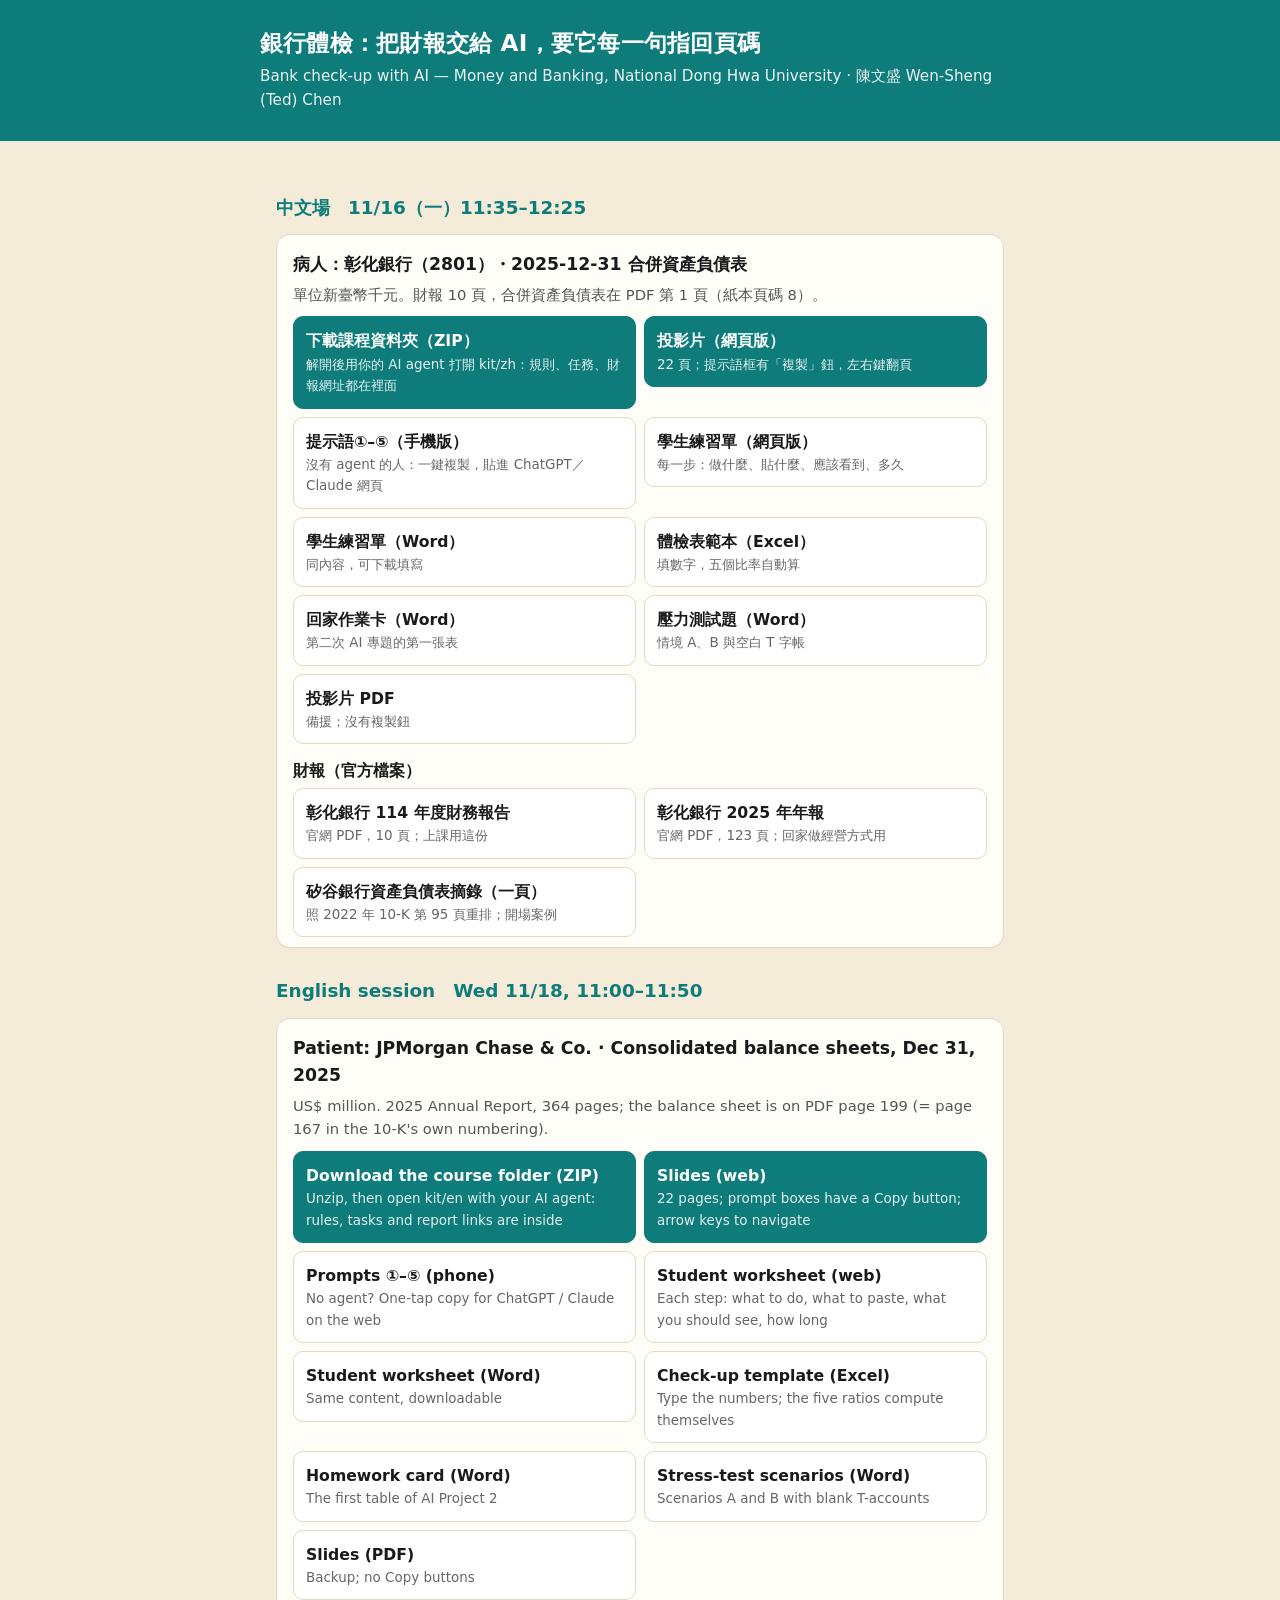
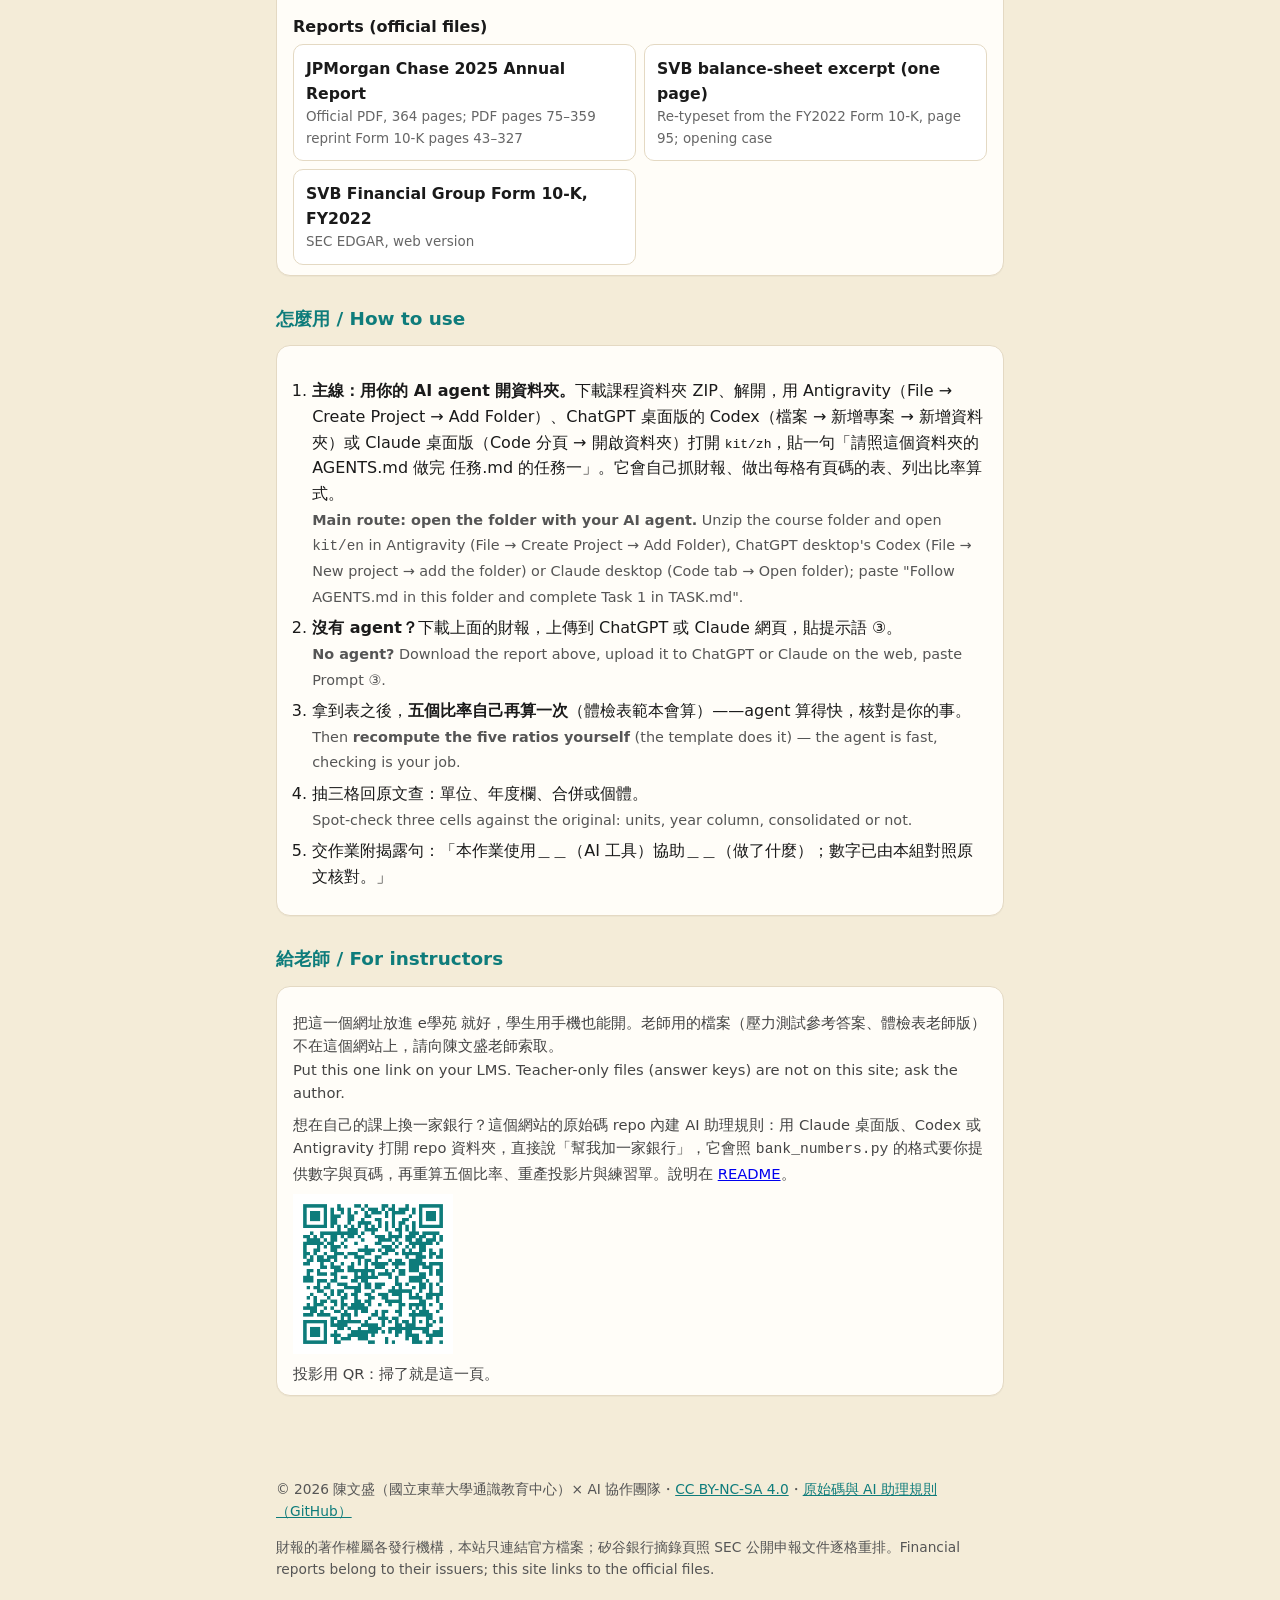
<file: docs/index.html>
<!doctype html><html lang="zh-Hant"><head><meta charset="utf-8"><meta name="viewport" content="width=device-width,initial-scale=1"><title>銀行體檢：把財報交給 AI，要它每一句指回頁碼</title><style>
:root{--teal:#0E7C7B;--gold:#D9A441;--cream:#F4ECD8;--ink:#1A1A1A;--paper:#FFFDF8;--line:#E4D9C3}
*{box-sizing:border-box}html{-webkit-text-size-adjust:100%}
body{margin:0;background:var(--cream);color:var(--ink);font-family:"Noto Sans TC","Microsoft JhengHei","PingFang TC","Segoe UI",system-ui,sans-serif;line-height:1.6}
main{max-width:760px;margin:0 auto;padding:24px 16px 56px}
header.top{background:var(--teal);color:#fff;padding:28px 16px}
header.top .in{max-width:760px;margin:0 auto}
header.top h1{margin:0 0 6px;font-size:1.45rem;line-height:1.3;letter-spacing:.01em}
header.top p{margin:0;opacity:.92;font-size:.95rem}
h2{font-size:1.15rem;margin:28px 0 10px;color:var(--teal)}
.card{background:var(--paper);border:1px solid var(--line);border-radius:14px;padding:16px 16px 10px;margin:12px 0;box-shadow:0 1px 0 rgba(0,0,0,.03)}
.card h3{margin:0 0 4px;font-size:1.08rem}
.card .meta{color:#555;font-size:.92rem;margin:0 0 10px}
.links{display:grid;grid-template-columns:1fr;gap:8px;margin:0;padding:0;list-style:none}
@media(min-width:560px){.links{grid-template-columns:1fr 1fr}}
.links a{display:block;padding:11px 12px;border-radius:10px;border:1px solid var(--line);background:#fff;color:var(--ink);text-decoration:none;font-weight:600;font-size:.98rem}
.links a:hover{border-color:var(--teal)}
.links a small{display:block;font-weight:400;color:#666;font-size:.84rem}
.links a.primary{background:var(--teal);color:#fff;border-color:var(--teal)}
.links a.primary small{color:#e6f2f2}
.note{font-size:.92rem;color:#444;margin:8px 0 0}
ol.steps{padding-left:1.2em}ol.steps li{margin:6px 0}
pre.prompt{white-space:pre-wrap;word-break:break-word;background:#fff;border:1px solid var(--line);border-left:4px solid var(--teal);border-radius:10px;padding:14px 14px;font:inherit;font-size:.98rem;margin:8px 0 0}
.pbar{display:flex;justify-content:space-between;align-items:center;gap:10px;flex-wrap:wrap}
.tag{display:inline-block;background:var(--teal);color:#fff;border-radius:999px;padding:2px 10px;font-size:.84rem;font-weight:700}
button.copy{background:var(--gold);color:#1A1A1A;border:0;border-radius:999px;padding:9px 16px;font-weight:700;font-size:.95rem;cursor:pointer;font-family:inherit}
button.copy:active{transform:translateY(1px)}
button.copy.done{background:var(--teal);color:#fff}
.use{color:#555;font-size:.9rem;margin:4px 0 0}
footer{max-width:760px;margin:0 auto;padding:0 16px 40px;color:#555;font-size:.86rem}
footer a{color:var(--teal)}
.lang{float:right;font-size:.9rem}.lang a{color:#fff;text-decoration:underline}
img.qr{width:160px;height:160px;display:block;margin:8px 0}
</style></head><body><header class="top"><div class="in"><h1>銀行體檢：把財報交給 AI，要它每一句指回頁碼</h1><p>Bank check-up with AI — Money and Banking, National Dong Hwa University · 陳文盛 Wen-Sheng (Ted) Chen</p></div></header><main>
<h2>中文場　11/16（一）11:35–12:25</h2>
<div class="card"><h3>病人：彰化銀行（2801）・2025-12-31 合併資產負債表</h3>
<p class="meta">單位新臺幣千元。財報 10 頁，合併資產負債表在 PDF 第 1 頁（紙本頁碼 8）。</p>
<ul class="links">
<li><a class="primary" href="https://github.com/cwstedctw/money-banking-ai-checkup/archive/refs/heads/main.zip">下載課程資料夾（ZIP）<small>解開後用你的 AI agent 打開 kit/zh：規則、任務、財報網址都在裡面</small></a></li>
<li><a class="primary" href="zh/deck.html">投影片（網頁版）<small>22 頁；提示語框有「複製」鈕，左右鍵翻頁</small></a></li>
<li><a href="zh/prompts.html">提示語①–⑤（手機版）<small>沒有 agent 的人：一鍵複製，貼進 ChatGPT／Claude 網頁</small></a></li>
<li><a href="zh/worksheet.html">學生練習單（網頁版）<small>每一步：做什麼、貼什麼、應該看到、多久</small></a></li>
<li><a href="zh/files/學生練習單-銀行體檢.docx">學生練習單（Word）<small>同內容，可下載填寫</small></a></li>
<li><a href="zh/files/體檢表範本.xlsx">體檢表範本（Excel）<small>填數字，五個比率自動算</small></a></li>
<li><a href="zh/files/回家作業卡.docx">回家作業卡（Word）<small>第二次 AI 專題的第一張表</small></a></li>
<li><a href="zh/files/壓力測試題.docx">壓力測試題（Word）<small>情境 A、B 與空白 T 字帳</small></a></li>
<li><a href="zh/files/deck-zh.pdf">投影片 PDF<small>備援；沒有複製鈕</small></a></li>
</ul>
<h3 style="margin-top:14px;font-size:1rem">財報（官方檔案）</h3>
<ul class="links">
<li><a href="https://www.bankchb.com/chb_2a_resource/leap_do/gallery/1775714798658/114%E5%B9%B4%E5%BA%A6%E8%B2%A1%E5%A0%B1.pdf">彰化銀行 114 年度財務報告<small>官網 PDF，10 頁；上課用這份</small></a></li>
<li><a href="https://www.bankchb.com/chb_2a_resource/leap_do/annual_report_picture/1779097600166/%E5%BD%B0%E5%8C%96%E9%8A%80%E8%A1%8C2025%E5%B9%B4%E5%B9%B4%E5%A0%B1.pdf">彰化銀行 2025 年年報<small>官網 PDF，123 頁；回家做經營方式用</small></a></li>
<li><a href="files/SVB-2022-balance-sheet-excerpt.pdf">矽谷銀行資產負債表摘錄（一頁）<small>照 2022 年 10-K 第 95 頁重排；開場案例</small></a></li>
</ul></div>

<h2>English session　Wed 11/18, 11:00–11:50</h2>
<div class="card"><h3>Patient: JPMorgan Chase &amp; Co. · Consolidated balance sheets, Dec 31, 2025</h3>
<p class="meta">US$ million. 2025 Annual Report, 364 pages; the balance sheet is on PDF page 199 (= page 167 in the 10-K's own numbering).</p>
<ul class="links">
<li><a class="primary" href="https://github.com/cwstedctw/money-banking-ai-checkup/archive/refs/heads/main.zip">Download the course folder (ZIP)<small>Unzip, then open kit/en with your AI agent: rules, tasks and report links are inside</small></a></li>
<li><a class="primary" href="en/deck.html">Slides (web)<small>22 pages; prompt boxes have a Copy button; arrow keys to navigate</small></a></li>
<li><a href="en/prompts.html">Prompts ①–⑤ (phone)<small>No agent? One-tap copy for ChatGPT / Claude on the web</small></a></li>
<li><a href="en/worksheet.html">Student worksheet (web)<small>Each step: what to do, what to paste, what you should see, how long</small></a></li>
<li><a href="en/files/Student-Worksheet-Bank-Checkup.docx">Student worksheet (Word)<small>Same content, downloadable</small></a></li>
<li><a href="en/files/checkup-template.xlsx">Check-up template (Excel)<small>Type the numbers; the five ratios compute themselves</small></a></li>
<li><a href="en/files/Homework-Card.docx">Homework card (Word)<small>The first table of AI Project 2</small></a></li>
<li><a href="en/files/Stress-Test-Scenarios.docx">Stress-test scenarios (Word)<small>Scenarios A and B with blank T-accounts</small></a></li>
<li><a href="en/files/deck-en.pdf">Slides (PDF)<small>Backup; no Copy buttons</small></a></li>
</ul>
<h3 style="margin-top:14px;font-size:1rem">Reports (official files)</h3>
<ul class="links">
<li><a href="https://www.jpmorganchase.com/content/dam/jpmc/jpmorgan-chase-and-co/investor-relations/documents/annualreport-2025.pdf">JPMorgan Chase 2025 Annual Report<small>Official PDF, 364 pages; PDF pages 75–359 reprint Form 10-K pages 43–327</small></a></li>
<li><a href="files/SVB-2022-balance-sheet-excerpt.pdf">SVB balance-sheet excerpt (one page)<small>Re-typeset from the FY2022 Form 10-K, page 95; opening case</small></a></li>
<li><a href="https://www.sec.gov/Archives/edgar/data/719739/000071973923000021/sivb-20221231.htm">SVB Financial Group Form 10-K, FY2022<small>SEC EDGAR, web version</small></a></li>
</ul></div>

<h2>怎麼用 / How to use</h2>
<div class="card"><ol class="steps">
<li><b>主線：用你的 AI agent 開資料夾。</b>下載課程資料夾 ZIP、解開，用 Antigravity（File → Create Project → Add Folder）、ChatGPT 桌面版的 Codex（檔案 → 新增專案 → 新增資料夾）或 Claude 桌面版（Code 分頁 → 開啟資料夾）打開 <code>kit/zh</code>，貼一句「請照這個資料夾的 AGENTS.md 做完 任務.md 的任務一」。它會自己抓財報、做出每格有頁碼的表、列出比率算式。<br><span class="use"><b>Main route: open the folder with your AI agent.</b> Unzip the course folder and open <code>kit/en</code> in Antigravity (File → Create Project → Add Folder), ChatGPT desktop's Codex (File → New project → add the folder) or Claude desktop (Code tab → Open folder); paste "Follow AGENTS.md in this folder and complete Task 1 in TASK.md".</span></li>
<li><b>沒有 agent？</b>下載上面的財報，上傳到 ChatGPT 或 Claude 網頁，貼提示語 ③。<br><span class="use"><b>No agent?</b> Download the report above, upload it to ChatGPT or Claude on the web, paste Prompt ③.</span></li>
<li>拿到表之後，<b>五個比率自己再算一次</b>（體檢表範本會算）——agent 算得快，核對是你的事。<br><span class="use">Then <b>recompute the five ratios yourself</b> (the template does it) — the agent is fast, checking is your job.</span></li>
<li>抽三格回原文查：單位、年度欄、合併或個體。<br><span class="use">Spot-check three cells against the original: units, year column, consolidated or not.</span></li>
<li>交作業附揭露句：「本作業使用＿＿（AI 工具）協助＿＿（做了什麼）；數字已由本組對照原文核對。」</li>
</ol></div>
<h2>給老師 / For instructors</h2>
<div class="card"><p class="note">把這一個網址放進 e學苑 就好，學生用手機也能開。老師用的檔案（壓力測試參考答案、體檢表老師版）不在這個網站上，請向陳文盛老師索取。<br>
Put this one link on your LMS. Teacher-only files (answer keys) are not on this site; ask the author.</p>
<p class="note">想在自己的課上換一家銀行？這個網站的原始碼 repo 內建 AI 助理規則：用 Claude 桌面版、Codex 或 Antigravity 打開 repo 資料夾，直接說「幫我加一家銀行」，它會照 <code>bank_numbers.py</code> 的格式要你提供數字與頁碼，再重算五個比率、重產投影片與練習單。說明在 <a href="https://github.com/cwstedctw/money-banking-ai-checkup#readme">README</a>。</p>
<img class="qr" src="qr.png" alt="QR code of this site"><p class="note">投影用 QR：掃了就是這一頁。</p></div>
</main><footer><p>© 2026 陳文盛（國立東華大學通識教育中心）× AI 協作團隊・<a href="https://creativecommons.org/licenses/by-nc-sa/4.0/deed.zh-hant">CC BY-NC-SA 4.0</a>・<a href="https://github.com/cwstedctw/money-banking-ai-checkup">原始碼與 AI 助理規則（GitHub）</a></p><p>財報的著作權屬各發行機構，本站只連結官方檔案；矽谷銀行摘錄頁照 SEC 公開申報文件逐格重排。Financial reports belong to their issuers; this site links to the official files.</p></footer><script>
(function(){
  function fb(t){var ta=document.createElement('textarea');ta.value=t;ta.setAttribute('readonly','');ta.style.position='fixed';ta.style.top='-1000px';document.body.appendChild(ta);ta.select();var ok=false;try{ok=document.execCommand('copy')}catch(e){}document.body.removeChild(ta);return ok}
  document.querySelectorAll('button.copy').forEach(function(b){
    b.addEventListener('click',function(){
      var t=document.getElementById(b.getAttribute('data-for')).textContent;var done=function(){var o=b.textContent;b.textContent=b.getAttribute('data-done');b.classList.add('done');setTimeout(function(){b.textContent=o;b.classList.remove('done')},1600)};
      if(navigator.clipboard&&window.isSecureContext){navigator.clipboard.writeText(t).then(done,function(){if(fb(t))done()})}else if(fb(t)){done()}
    });
  });
})();
</script></body></html>
</file>
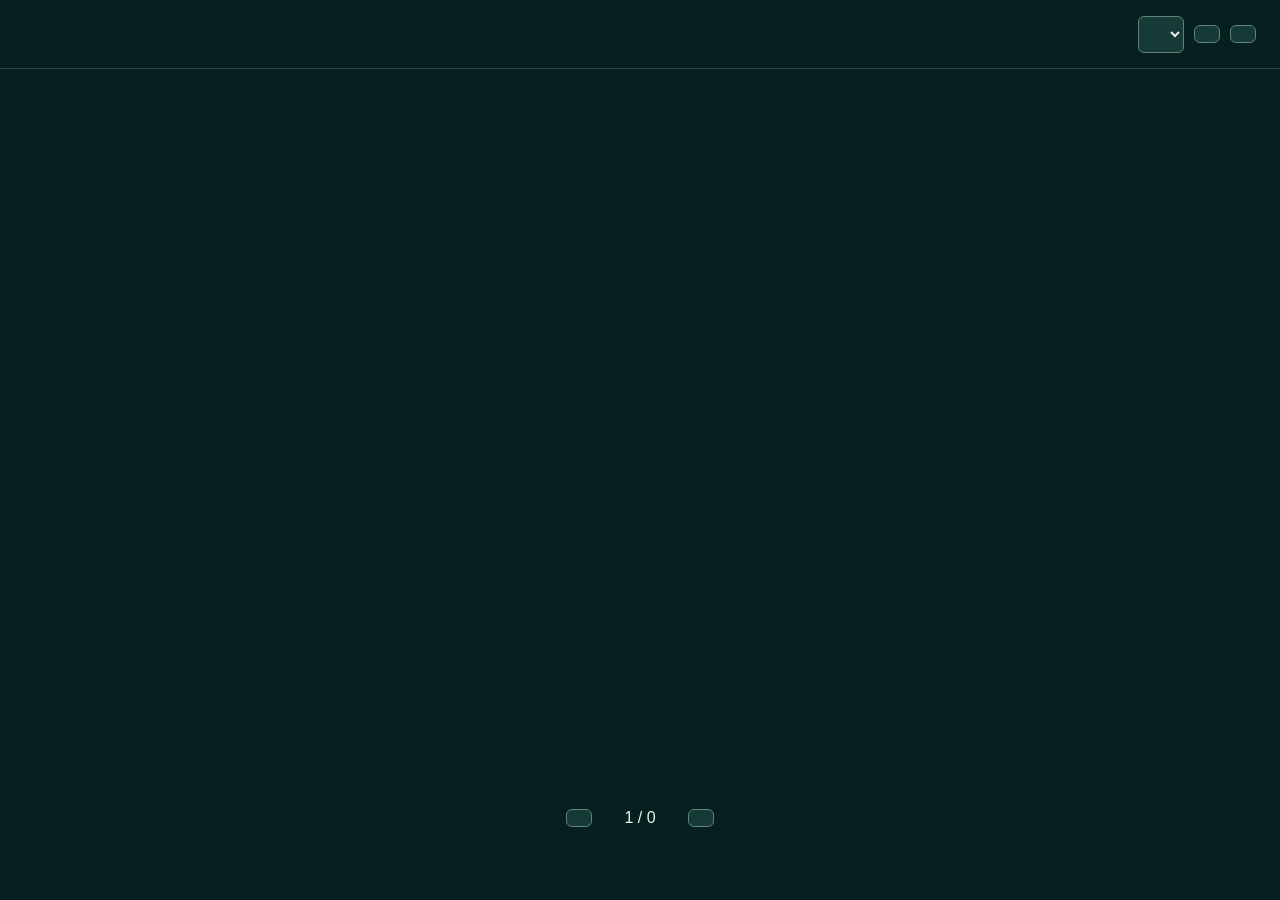
<file: web-shell.html>
<!doctype html>
<html lang="<!--LANG-->"><head><meta charset="utf-8"><meta name="viewport" content="width=device-width, initial-scale=1"><title><!--TITLE--></title>
<style><!--DECK_STYLES--></style>
<style>
html,body{margin:0;background:#06201f;color:#e6f2f2;font-family:'Noto Sans TC','Microsoft JhengHei','Segoe UI',sans-serif}
html[lang="en"],html[lang="en"] body{font-family:'Segoe UI','Noto Sans TC',sans-serif}
.deck-bar{height:68px;display:flex;align-items:center;justify-content:space-between;padding:0 24px;gap:16px;border-bottom:1px solid #294441}
.deck-bar strong{font-size:17px}.deck-tools{display:flex;gap:10px;align-items:center}.deck-tools button,.deck-tools select,.deck-foot button{font:inherit;color:#e6f2f2;border:1px solid #62817b;border-radius:6px;background:#163b36;padding:8px 12px;cursor:pointer}.deck-tools select{max-width:340px}.deck-tools button:hover,.deck-foot button:hover{background:#24534a}
button:focus-visible,select:focus-visible{outline:3px solid #e8bd67;outline-offset:2px}.stage-wrap{position:relative;margin:22px auto 0}.sheet{display:none;width:1280px;height:720px;position:absolute;left:0;top:0;transform-origin:top left}.sheet.active{display:block}.deck-foot{display:flex;justify-content:center;gap:18px;align-items:center;padding:16px}.deck-foot output{min-width:60px;text-align:center}.hint{font-size:13px;color:#adcdc5;text-align:center}
@media(max-width:760px){.deck-bar{height:auto;padding:12px;flex-wrap:wrap}.deck-bar strong{font-size:15px}.deck-tools{width:100%;flex-wrap:wrap}.deck-tools select{flex:1;min-width:0}.hint{padding:0 12px}}
@media print{@page{size:1280px 720px;margin:0}html,body{background:#fff;width:1280px}.deck-bar,.deck-foot,.hint,.ec-copy{display:none!important}.stage-wrap{width:1280px!important;height:auto!important;margin:0}.sheet,.sheet.active{display:block!important;position:relative;transform:none!important;width:1280px;height:720px;break-after:page;page-break-after:always}.sheet:last-child{break-after:auto;page-break-after:auto}.slide{-webkit-print-color-adjust:exact;print-color-adjust:exact}}
</style></head><body>
<header class="deck-bar"><strong><!--BAR--></strong><nav class="deck-tools" aria-label="<!--TOOLS_LABEL-->"><select id="toc" aria-label="<!--TOC_LABEL-->"><!--OPTIONS--></select><button id="fullscreen"><!--FULL--></button><button id="print"><!--PRINT--></button></nav></header>
<main class="stage-wrap" id="stage"><!--SLIDES--></main>
<nav class="deck-foot" aria-label="<!--NAV_LABEL-->"><button id="previous"><!--PREV--></button><output id="count" aria-live="polite"></output><button id="next"><!--NEXT--></button></nav><p class="hint"><!--HINT--></p>
<script>
const sheets=[...document.querySelectorAll('.sheet')],toc=document.getElementById('toc');let current=0;
function fit(){const s=Math.min((innerWidth-32)/1280,Math.max(150,innerHeight-190)/720,1.5),stage=document.getElementById('stage');stage.style.width=(1280*s)+'px';stage.style.height=(720*s)+'px';sheets.forEach(x=>x.style.transform=`scale(${s})`)}
function show(n,write=true){current=Math.max(0,Math.min(sheets.length-1,n));sheets.forEach((x,i)=>{x.classList.toggle('active',i===current);x.setAttribute('aria-hidden',i===current?'false':'true')});toc.value=current;document.getElementById('count').textContent=`${current+1} / ${sheets.length}`;document.getElementById('previous').disabled=current===0;document.getElementById('next').disabled=current===sheets.length-1;if(write)history.replaceState(null,'',`#slide-${current+1}`);fit()}
function fromHash(){const m=location.hash.match(/^#slide-(\d+)$/);show(m?Number(m[1])-1:0,false)}
toc.addEventListener('change',()=>{show(Number(toc.value));toc.blur()});document.getElementById('previous').onclick=()=>show(current-1);document.getElementById('next').onclick=()=>show(current+1);document.getElementById('print').onclick=()=>window.print();document.getElementById('fullscreen').onclick=async()=>{try{if(document.fullscreenElement)await document.exitFullscreen();else await document.documentElement.requestFullscreen()}catch{document.getElementById('fullscreen').textContent='<!--FULL_FAIL-->'}};
addEventListener('keydown',e=>{if(e.target.closest('select,input,textarea')||e.ctrlKey||e.metaKey||e.altKey)return;if(['ArrowRight','PageDown',' '].includes(e.key)){e.preventDefault();show(current+1)}else if(['ArrowLeft','PageUp'].includes(e.key)){e.preventDefault();show(current-1)}else if(e.key==='Home'){e.preventDefault();show(0)}else if(e.key==='End'){e.preventDefault();show(sheets.length-1)}});addEventListener('resize',fit);addEventListener('hashchange',fromHash);fromHash();
// 提示語框右上的「複製」：拿 <pre> 的原文（textContent＝內容規格 §三 一字不漏）。
// 1) navigator.clipboard（file:// 上 Chrome／Edge 通常可用）2) textarea＋execCommand 舊做法 3) 都不行就把整段選起來，講者按 Ctrl+C。
// data-via 記下這次走哪一條（驗收程式讀它）。
document.querySelectorAll('.ec-copy').forEach(btn=>{
  btn.addEventListener('click',async()=>{
    const pre=btn.parentElement.querySelector('.ec-ptext'),txt=pre.textContent,orig=btn.dataset.label||btn.textContent;btn.dataset.label=orig;
    const flash=m=>{btn.textContent=m;setTimeout(()=>{btn.textContent=orig},1800);btn.blur()};
    try{if(navigator.clipboard&&navigator.clipboard.writeText){await navigator.clipboard.writeText(txt);btn.dataset.via='clipboard';flash(btn.dataset.done);return}}catch(e){}
    try{const t=document.createElement('textarea');t.value=txt;t.setAttribute('readonly','');t.style.cssText='position:fixed;top:-1000px;left:-1000px;opacity:0';document.body.appendChild(t);t.select();t.setSelectionRange(0,txt.length);const ok=document.execCommand('copy');t.remove();if(ok){btn.dataset.via='execCommand';flash(btn.dataset.done);return}}catch(e){}
    try{const r=document.createRange();r.selectNodeContents(pre);const s=getSelection();s.removeAllRanges();s.addRange(r);btn.dataset.via='selection';flash(btn.dataset.sel)}catch(e){}
  });
});
</script></body></html>
</file>
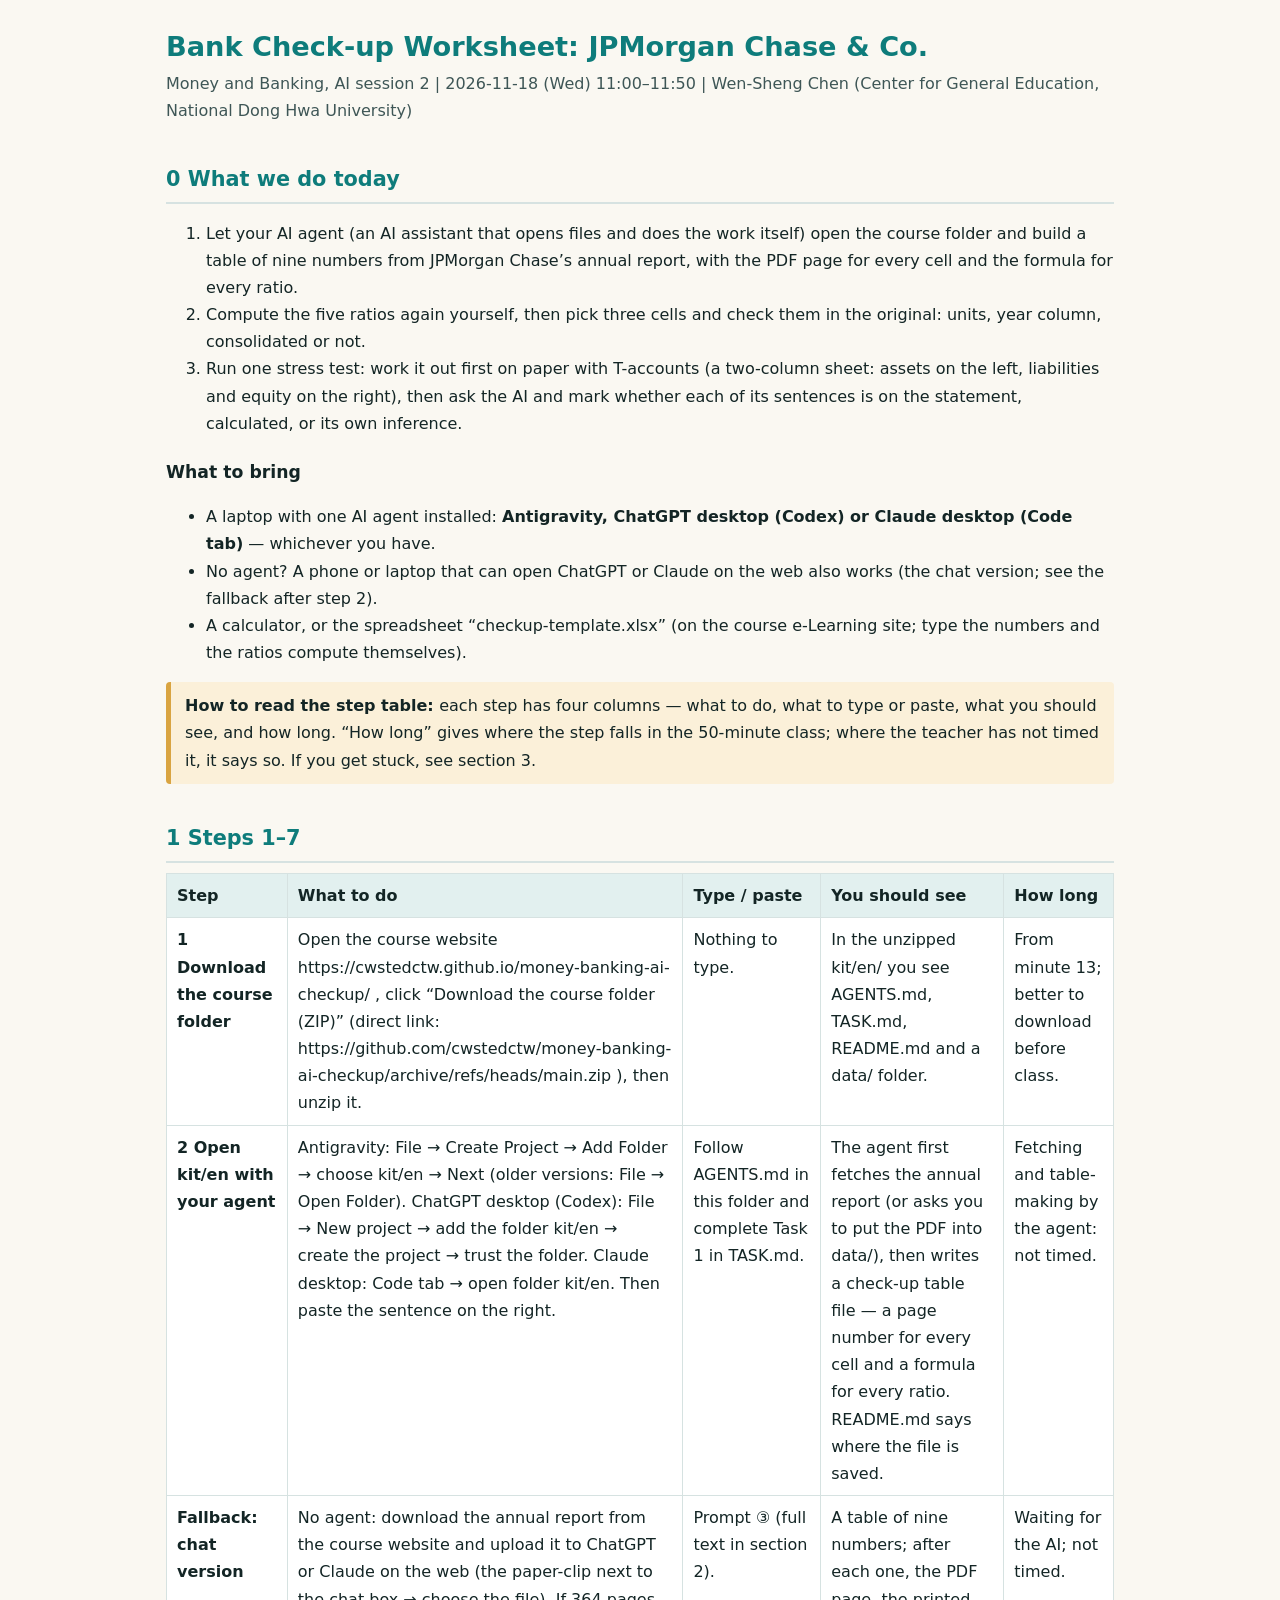
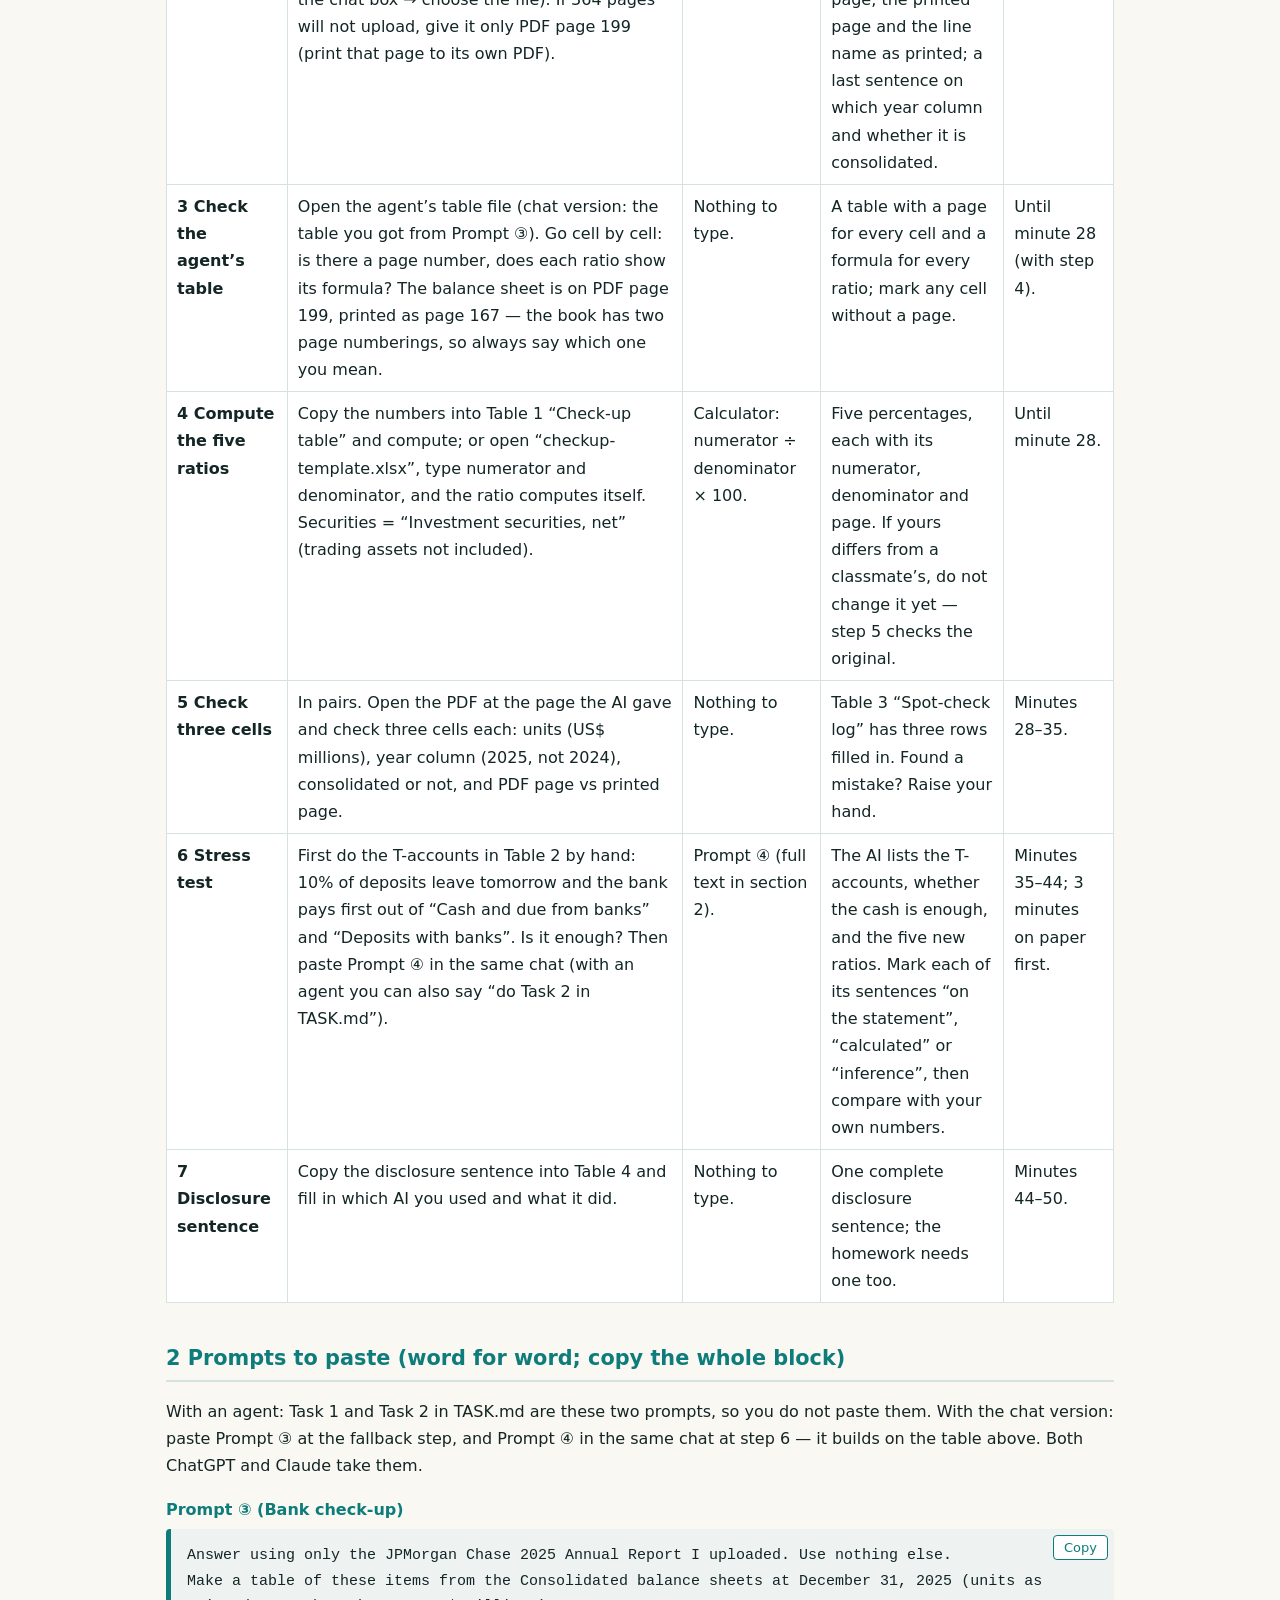
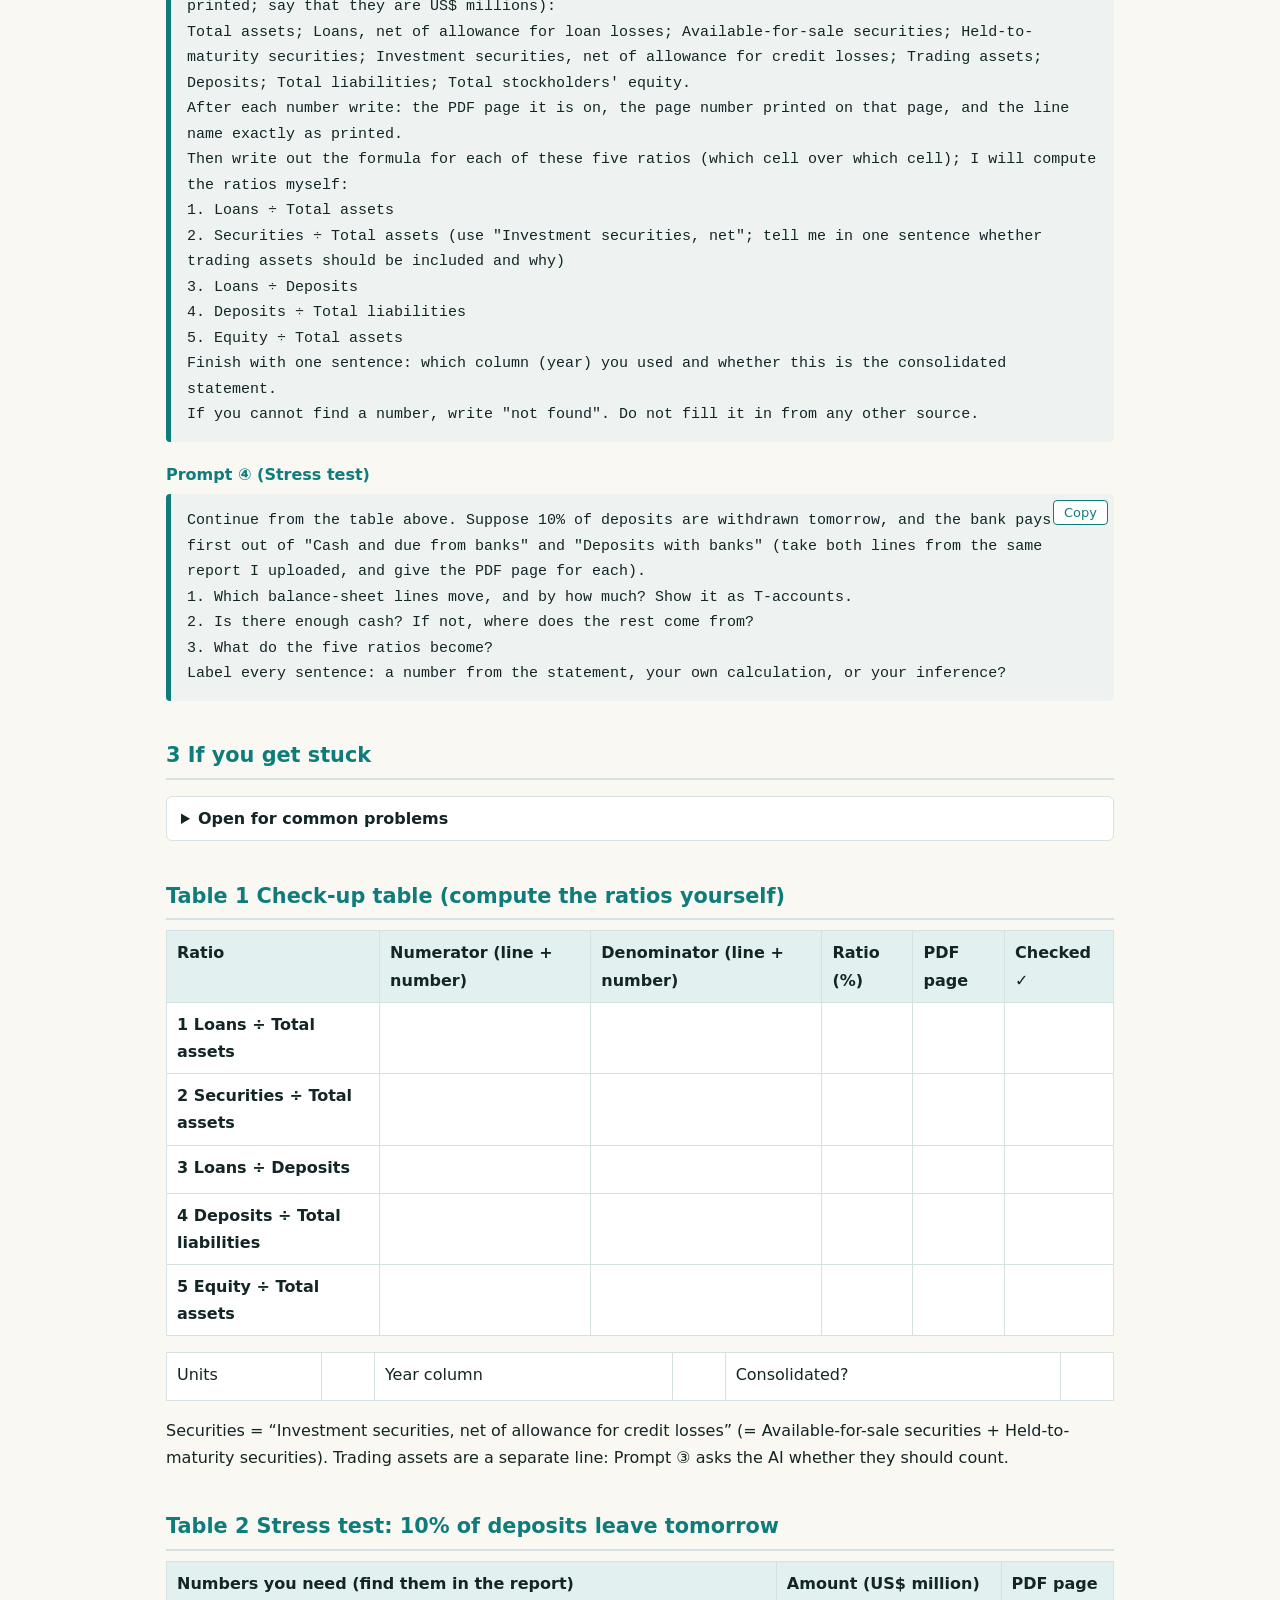
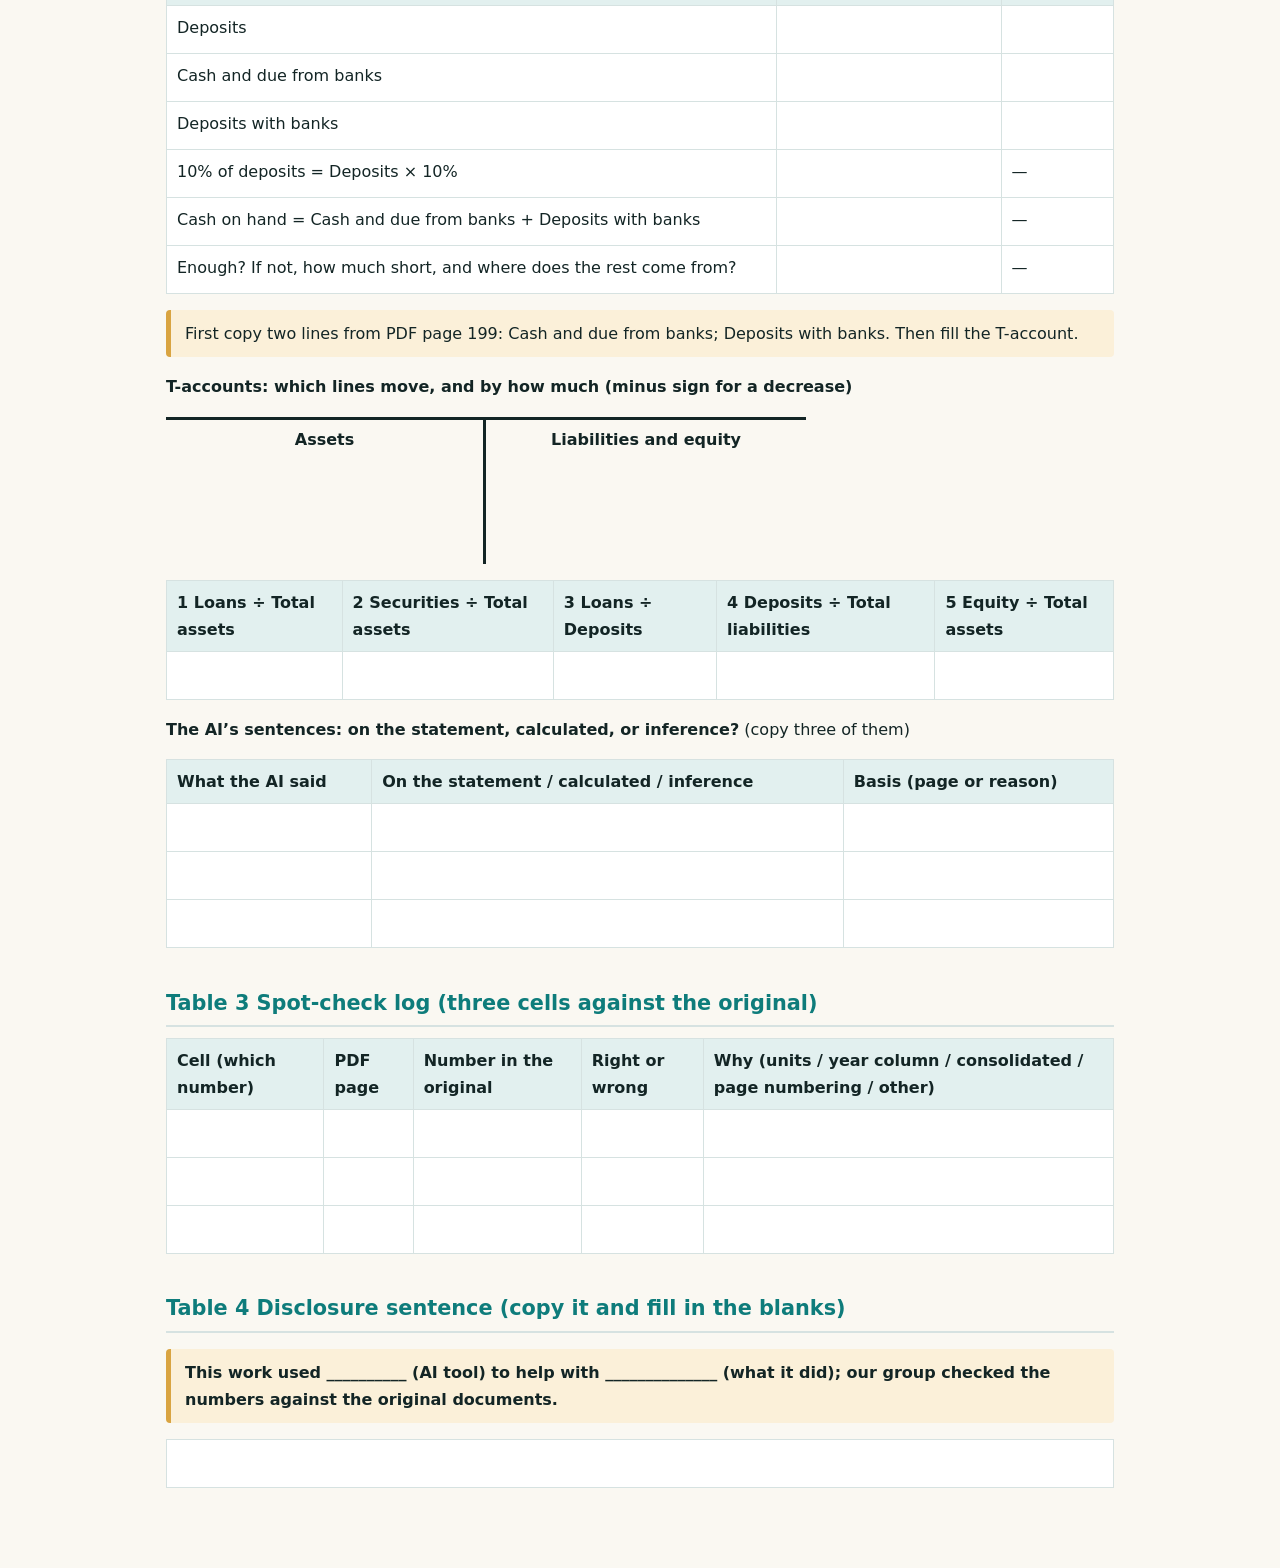
<file: student/Student-Worksheet-Bank-Checkup.html>
<!doctype html><html lang="en"><head><meta charset="utf-8"><meta name="viewport" content="width=device-width, initial-scale=1"><title>Bank Check-up Worksheet: JPMorgan Chase &amp; Co.</title><style>
:root{--bg:#FAF8F2;--surface:#FFFFFF;--surface-2:#F1F5F4;--ink:#132525;--ink-soft:#3E5656;--line:#D6E2E1;
--teal:#0E7C7B;--teal-tint:#E2F0EF;--gold:#D9A441;--gold-tint:#FBF0D9;--code-bg:#EEF3F2;color-scheme:light;
--zh:"Microsoft JhengHei","Noto Sans TC","PingFang TC",system-ui,sans-serif;--mono:Consolas,"Cascadia Mono",Menlo,monospace}
@media (prefers-color-scheme: dark){:root:not([data-theme="light"]){--bg:#0B1A1A;--surface:#112424;--surface-2:#173030;--ink:#E6F2F2;--ink-soft:#BBD0CF;--line:#26403F;--teal:#5CC8C6;--teal-tint:#123A39;--gold:#E8B85A;--gold-tint:#3A2F18;--code-bg:#0D1F1F;color-scheme:dark}}
:root[data-theme="dark"]{--bg:#0B1A1A;--surface:#112424;--surface-2:#173030;--ink:#E6F2F2;--ink-soft:#BBD0CF;--line:#26403F;--teal:#5CC8C6;--teal-tint:#123A39;--gold:#E8B85A;--gold-tint:#3A2F18;--code-bg:#0D1F1F;color-scheme:dark}
*{box-sizing:border-box}html{-webkit-text-size-adjust:100%}
body{margin:0;background:var(--bg);color:var(--ink);font:16px/1.7 var(--zh)}
main{max-width:980px;margin:0 auto;padding:24px 16px 64px}
h1.title{font-size:1.7rem;line-height:1.3;margin:.2em 0;color:var(--teal)}
.sub{color:var(--ink-soft);margin:0 0 1.2em}
h2{font-size:1.3rem;margin:1.8em 0 .5em;color:var(--teal);border-bottom:2px solid var(--line);padding-bottom:.2em}
h3{font-size:1.08rem;margin:1.2em 0 .4em}
.tw{overflow-x:auto;margin:.6em 0 1em}
table{border-collapse:collapse;width:100%;background:var(--surface)}
th,td{border:1px solid var(--line);padding:8px 10px;vertical-align:top;text-align:left}
th{background:var(--teal-tint)}
td.blank{height:3em}
.note{background:var(--gold-tint);border-left:5px solid var(--gold);padding:10px 14px;margin:1em 0;border-radius:4px}
.prompt{position:relative;background:var(--code-bg);border-left:5px solid var(--teal);border-radius:4px;margin:.4em 0 1.2em}
.prompt pre{margin:0;padding:14px 16px;white-space:pre-wrap;word-break:break-word;font:15px/1.7 var(--zh)}
.prompt.en pre{font-family:var(--mono)}
.plabel{font-weight:700;color:var(--teal);margin-top:1em}
.copy{position:absolute;top:6px;right:6px;font:13px var(--zh);padding:4px 10px;border:1px solid var(--teal);background:var(--surface);color:var(--teal);border-radius:4px;cursor:pointer}
details.stuck{background:var(--surface);border:1px solid var(--line);border-radius:6px;padding:8px 14px;margin:1em 0}
details.stuck summary{cursor:pointer;font-weight:700}
.tacct{display:grid;grid-template-columns:1fr 1fr;border-top:3px solid var(--ink);max-width:640px;margin:.4em 0 1em}
.tacct div{min-height:9em;padding:6px 10px}.tacct div:first-child{border-right:3px solid var(--ink)}
.tacct b{display:block;text-align:center}
@media print{.copy{display:none}details.stuck{display:block}details.stuck>*{display:block}}
</style></head><body><main>
<h1 class="title">Bank Check-up Worksheet: JPMorgan Chase &amp; Co.</h1>
<p class="sub">Money and Banking, AI session 2 | 2026-11-18 (Wed) 11:00–11:50 | Wen-Sheng Chen (Center for General Education, National Dong Hwa University)</p>
<h2>0  What we do today</h2>
<ol><li>Let your AI agent (an AI assistant that opens files and does the work itself) open the course folder and build a table of nine numbers from JPMorgan Chase’s annual report, with the PDF page for every cell and the formula for every ratio.</li><li>Compute the five ratios again yourself, then pick three cells and check them in the original: units, year column, consolidated or not.</li><li>Run one stress test: work it out first on paper with T-accounts (a two-column sheet: assets on the left, liabilities and equity on the right), then ask the AI and mark whether each of its sentences is on the statement, calculated, or its own inference.</li></ol>
<h3>What to bring</h3>
<ul><li>A laptop with one AI agent installed: <b>Antigravity, ChatGPT desktop (Codex) or Claude desktop (Code tab)</b> — whichever you have.</li><li>No agent? A phone or laptop that can open ChatGPT or Claude on the web also works (the chat version; see the fallback after step 2).</li><li>A calculator, or the spreadsheet “checkup-template.xlsx” (on the course e-Learning site; type the numbers and the ratios compute themselves).</li></ul>
<div class="note"><b>How to read the step table: </b>each step has four columns — what to do, what to type or paste, what you should see, and how long. “How long” gives where the step falls in the 50-minute class; where the teacher has not timed it, it says so. If you get stuck, see section 3.</div>
<h2>1  Steps 1–7</h2>
<div class="tw"><table><tr><th>Step</th><th>What to do</th><th>Type / paste</th><th>You should see</th><th>How long</th></tr><tr><td><b>1 Download the course folder</b></td><td>Open the course website https://cwstedctw.github.io/money-banking-ai-checkup/ , click “Download the course folder (ZIP)” (direct link: https://github.com/cwstedctw/money-banking-ai-checkup/archive/refs/heads/main.zip ), then unzip it.</td><td>Nothing to type.</td><td>In the unzipped kit/en/ you see AGENTS.md, TASK.md, README.md and a data/ folder.</td><td>From minute 13; better to download before class.</td></tr><tr><td><b>2 Open kit/en with your agent</b></td><td>Antigravity: File → Create Project → Add Folder → choose kit/en → Next (older versions: File → Open Folder). ChatGPT desktop (Codex): File → New project → add the folder kit/en → create the project → trust the folder. Claude desktop: Code tab → open folder kit/en. Then paste the sentence on the right.</td><td>Follow AGENTS.md in this folder and complete Task 1 in TASK.md.</td><td>The agent first fetches the annual report (or asks you to put the PDF into data/), then writes a check-up table file — a page number for every cell and a formula for every ratio. README.md says where the file is saved.</td><td>Fetching and table-making by the agent: not timed.</td></tr><tr><td><b>Fallback: chat version</b></td><td>No agent: download the annual report from the course website and upload it to ChatGPT or Claude on the web (the paper-clip next to the chat box → choose the file). If 364 pages will not upload, give it only PDF page 199 (print that page to its own PDF).</td><td>Prompt ③ (full text in section 2).</td><td>A table of nine numbers; after each one, the PDF page, the printed page and the line name as printed; a last sentence on which year column and whether it is consolidated.</td><td>Waiting for the AI; not timed.</td></tr><tr><td><b>3 Check the agent’s table</b></td><td>Open the agent’s table file (chat version: the table you got from Prompt ③). Go cell by cell: is there a page number, does each ratio show its formula? The balance sheet is on PDF page 199, printed as page 167 — the book has two page numberings, so always say which one you mean.</td><td>Nothing to type.</td><td>A table with a page for every cell and a formula for every ratio; mark any cell without a page.</td><td>Until minute 28 (with step 4).</td></tr><tr><td><b>4 Compute the five ratios</b></td><td>Copy the numbers into Table 1 “Check-up table” and compute; or open “checkup-template.xlsx”, type numerator and denominator, and the ratio computes itself. Securities = “Investment securities, net” (trading assets not included).</td><td>Calculator: numerator ÷ denominator × 100.</td><td>Five percentages, each with its numerator, denominator and page. If yours differs from a classmate’s, do not change it yet — step 5 checks the original.</td><td>Until minute 28.</td></tr><tr><td><b>5 Check three cells</b></td><td>In pairs. Open the PDF at the page the AI gave and check three cells each: units (US$ millions), year column (2025, not 2024), consolidated or not, and PDF page vs printed page.</td><td>Nothing to type.</td><td>Table 3 “Spot-check log” has three rows filled in. Found a mistake? Raise your hand.</td><td>Minutes 28–35.</td></tr><tr><td><b>6 Stress test</b></td><td>First do the T-accounts in Table 2 by hand: 10% of deposits leave tomorrow and the bank pays first out of “Cash and due from banks” and “Deposits with banks”. Is it enough? Then paste Prompt ④ in the same chat (with an agent you can also say “do Task 2 in TASK.md”).</td><td>Prompt ④ (full text in section 2).</td><td>The AI lists the T-accounts, whether the cash is enough, and the five new ratios. Mark each of its sentences “on the statement”, “calculated” or “inference”, then compare with your own numbers.</td><td>Minutes 35–44; 3 minutes on paper first.</td></tr><tr><td><b>7 Disclosure sentence</b></td><td>Copy the disclosure sentence into Table 4 and fill in which AI you used and what it did.</td><td>Nothing to type.</td><td>One complete disclosure sentence; the homework needs one too.</td><td>Minutes 44–50.</td></tr></table></div>
<h2>2  Prompts to paste (word for word; copy the whole block)</h2>
<p>With an agent: Task 1 and Task 2 in TASK.md are these two prompts, so you do not paste them. With the chat version: paste Prompt ③ at the fallback step, and Prompt ④ in the same chat at step 6 — it builds on the table above. Both ChatGPT and Claude take them.</p>
<div class="plabel">Prompt ③ (Bank check-up)</div><div class="prompt en"><button type="button" class="copy" data-done="Copied">Copy</button><pre>Answer using only the JPMorgan Chase 2025 Annual Report I uploaded. Use nothing else.
Make a table of these items from the Consolidated balance sheets at December 31, 2025 (units as printed; say that they are US$ millions):
Total assets; Loans, net of allowance for loan losses; Available-for-sale securities; Held-to-maturity securities; Investment securities, net of allowance for credit losses; Trading assets; Deposits; Total liabilities; Total stockholders&#x27; equity.
After each number write: the PDF page it is on, the page number printed on that page, and the line name exactly as printed.
Then write out the formula for each of these five ratios (which cell over which cell); I will compute the ratios myself:
1. Loans ÷ Total assets
2. Securities ÷ Total assets (use &quot;Investment securities, net&quot;; tell me in one sentence whether trading assets should be included and why)
3. Loans ÷ Deposits
4. Deposits ÷ Total liabilities
5. Equity ÷ Total assets
Finish with one sentence: which column (year) you used and whether this is the consolidated statement.
If you cannot find a number, write &quot;not found&quot;. Do not fill it in from any other source.</pre></div>
<div class="plabel">Prompt ④ (Stress test)</div><div class="prompt en"><button type="button" class="copy" data-done="Copied">Copy</button><pre>Continue from the table above. Suppose 10% of deposits are withdrawn tomorrow, and the bank pays first out of &quot;Cash and due from banks&quot; and &quot;Deposits with banks&quot; (take both lines from the same report I uploaded, and give the PDF page for each).
1. Which balance-sheet lines move, and by how much? Show it as T-accounts.
2. Is there enough cash? If not, where does the rest come from?
3. What do the five ratios become?
Label every sentence: a number from the statement, your own calculation, or your inference?</pre></div>
<h2>3  If you get stuck</h2><details class="stuck"><summary>Open for common problems</summary>
<ul><li><b>The agent will not open or keeps spinning</b>: switch to the chat version — upload the report to ChatGPT or Claude on the web and paste Prompt ③.</li><li><b>The agent says it cannot get the PDF</b>: download the annual report from the course website yourself, put it in kit/en/data/, and ask it again.</li><li><b>The upload fails (chat version)</b>: 364 pages may be too large for some chat tools. Give it only PDF page 199.</li><li><b>A number cannot be found</b>: look at the page the AI named, and check which numbering it used — PDF page 199 is printed as page 167.</li><li><b>The AI says “not found”</b>: it may be right. Open the page and look yourself.</li><li><b>Your ratios differ a lot from a classmate’s</b>: the usual four causes are PDF page vs printed page, gross loans (“Loans”) instead of “Loans, net of allowance for loan losses”, trading assets counted as securities or not, and copying the 2024 column.</li><li><b>Anything else</b>: paste the whole screen or the full error message into the AI and ask what to do. Never paste your account or password.</li><li><b>Nothing works</b>: follow the teacher’s demo and compute the numbers with a calculator.</li></ul>
</details>
<h2>Table 1  Check-up table (compute the ratios yourself)</h2>
<div class="tw"><table><tr><th>Ratio</th><th>Numerator (line + number)</th><th>Denominator (line + number)</th><th>Ratio (%)</th><th>PDF page</th><th>Checked ✓</th></tr><tr><td><b>1  Loans ÷ Total assets</b></td><td class="blank"></td><td class="blank"></td><td class="blank"></td><td class="blank"></td><td class="blank"></td></tr><tr><td><b>2  Securities ÷ Total assets</b></td><td class="blank"></td><td class="blank"></td><td class="blank"></td><td class="blank"></td><td class="blank"></td></tr><tr><td><b>3  Loans ÷ Deposits</b></td><td class="blank"></td><td class="blank"></td><td class="blank"></td><td class="blank"></td><td class="blank"></td></tr><tr><td><b>4  Deposits ÷ Total liabilities</b></td><td class="blank"></td><td class="blank"></td><td class="blank"></td><td class="blank"></td><td class="blank"></td></tr><tr><td><b>5  Equity ÷ Total assets</b></td><td class="blank"></td><td class="blank"></td><td class="blank"></td><td class="blank"></td><td class="blank"></td></tr></table></div>
<div class="tw"><table><tr><td>Units</td><td class="blank"></td><td>Year column</td><td class="blank"></td><td>Consolidated?</td><td class="blank"></td></tr></table></div>
<p>Securities = “Investment securities, net of allowance for credit losses” (= Available-for-sale securities + Held-to-maturity securities). Trading assets are a separate line: Prompt ③ asks the AI whether they should count.</p>
<h2>Table 2  Stress test: 10% of deposits leave tomorrow</h2>
<div class="tw"><table><tr><th>Numbers you need (find them in the report)</th><th>Amount (US$ million)</th><th>PDF page</th></tr><tr><td>Deposits</td><td class="blank"></td><td class="blank"></td></tr><tr><td>Cash and due from banks</td><td class="blank"></td><td class="blank"></td></tr><tr><td>Deposits with banks</td><td class="blank"></td><td class="blank"></td></tr><tr><td>10% of deposits = Deposits × 10%</td><td class="blank"></td><td>—</td></tr><tr><td>Cash on hand = Cash and due from banks + Deposits with banks</td><td class="blank"></td><td>—</td></tr><tr><td>Enough? If not, how much short, and where does the rest come from?</td><td class="blank"></td><td>—</td></tr></table></div>
<div class="note">First copy two lines from PDF page 199: Cash and due from banks; Deposits with banks. Then fill the T-account.</div>
<p><b>T-accounts: which lines move, and by how much (minus sign for a decrease)</b></p>
<div class="tacct"><div><b>Assets</b></div><div><b>Liabilities and equity</b></div></div>
<div class="tw"><table><tr><th>1 Loans ÷ Total assets</th><th>2 Securities ÷ Total assets</th><th>3 Loans ÷ Deposits</th><th>4 Deposits ÷ Total liabilities</th><th>5 Equity ÷ Total assets</th></tr><tr><td class="blank"></td><td class="blank"></td><td class="blank"></td><td class="blank"></td><td class="blank"></td></tr></table></div>
<p><b>The AI’s sentences: on the statement, calculated, or inference?</b> (copy three of them)</p>
<div class="tw"><table><tr><th>What the AI said</th><th>On the statement / calculated / inference</th><th>Basis (page or reason)</th></tr><tr><td class="blank"></td><td class="blank"></td><td class="blank"></td></tr><tr><td class="blank"></td><td class="blank"></td><td class="blank"></td></tr><tr><td class="blank"></td><td class="blank"></td><td class="blank"></td></tr></table></div>
<h2>Table 3  Spot-check log (three cells against the original)</h2>
<div class="tw"><table><tr><th>Cell (which number)</th><th>PDF page</th><th>Number in the original</th><th>Right or wrong</th><th>Why (units / year column / consolidated / page numbering / other)</th></tr><tr><td class="blank"></td><td class="blank"></td><td class="blank"></td><td class="blank"></td><td class="blank"></td></tr><tr><td class="blank"></td><td class="blank"></td><td class="blank"></td><td class="blank"></td><td class="blank"></td></tr><tr><td class="blank"></td><td class="blank"></td><td class="blank"></td><td class="blank"></td><td class="blank"></td></tr></table></div>
<h2>Table 4  Disclosure sentence (copy it and fill in the blanks)</h2>
<div class="note"><b>This work used __________ (AI tool) to help with ______________ (what it did); our group checked the numbers against the original documents.</b></div>
<div class="tw"><table><tr><td class="blank"></td></tr></table></div>
</main><script>
document.querySelectorAll('.copy').forEach(function(btn){btn.addEventListener('click',function(){
var txt=btn.parentNode.querySelector('pre').textContent;var lbl=btn.textContent;
function ok(){btn.textContent=btn.dataset.done;setTimeout(function(){btn.textContent=lbl},1500)}
if(navigator.clipboard&&navigator.clipboard.writeText){navigator.clipboard.writeText(txt).then(ok,function(){fallback()})}else{fallback()}
function fallback(){var ta=document.createElement('textarea');ta.value=txt;document.body.appendChild(ta);ta.select();try{document.execCommand('copy');ok()}catch(e){}document.body.removeChild(ta)}
})});
</script></body></html>
</file>
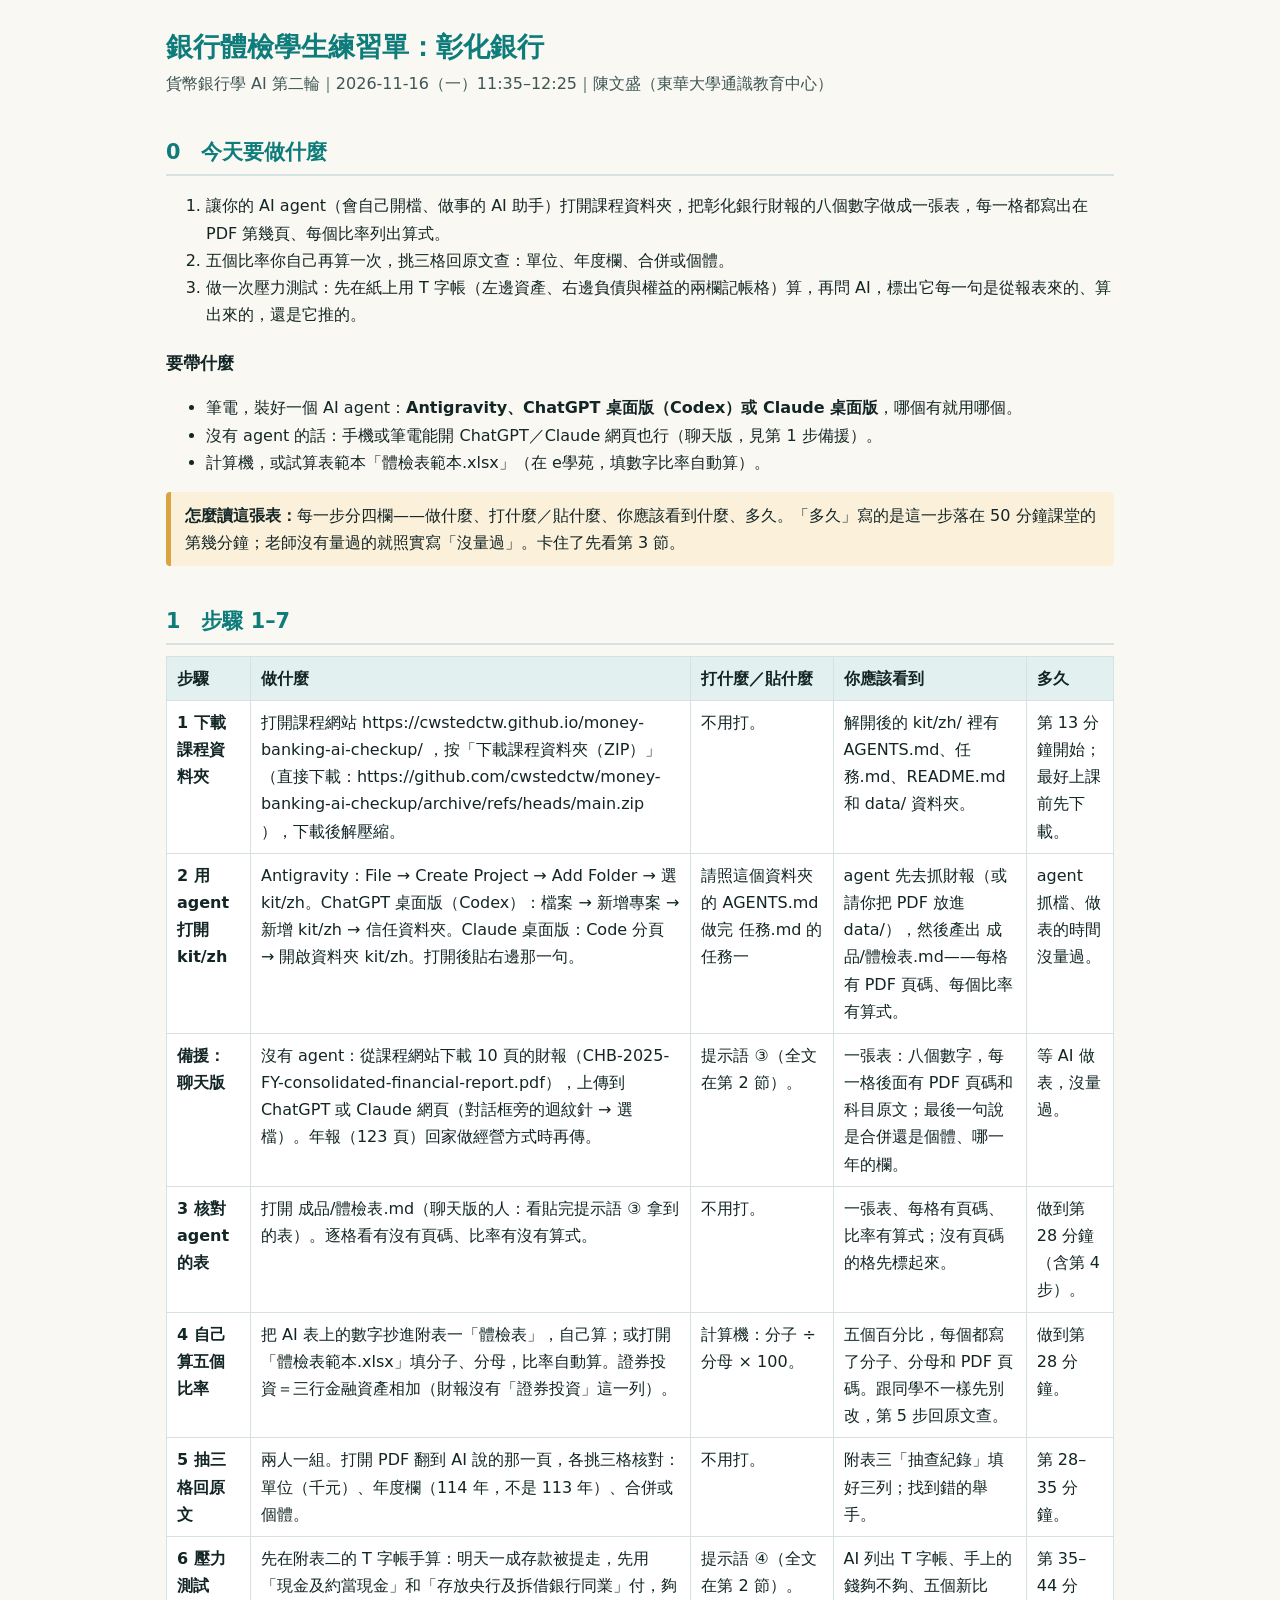
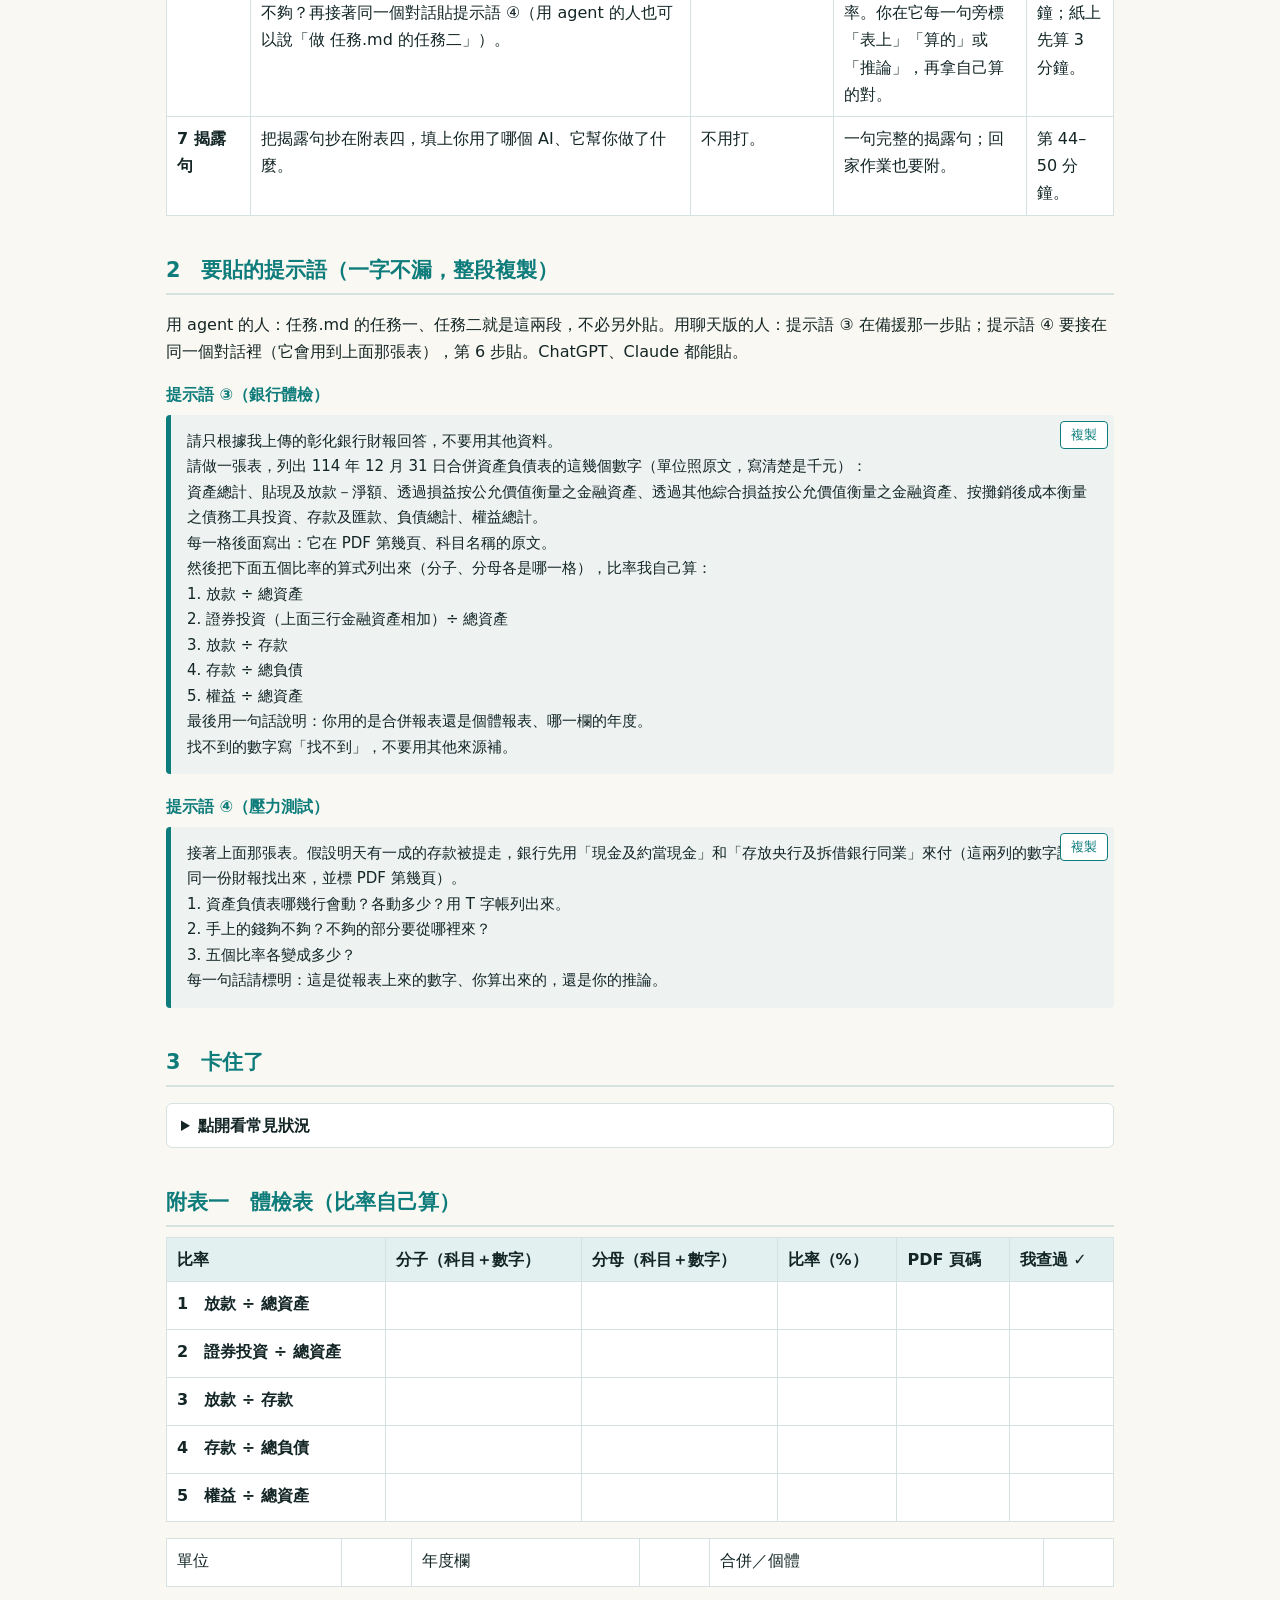
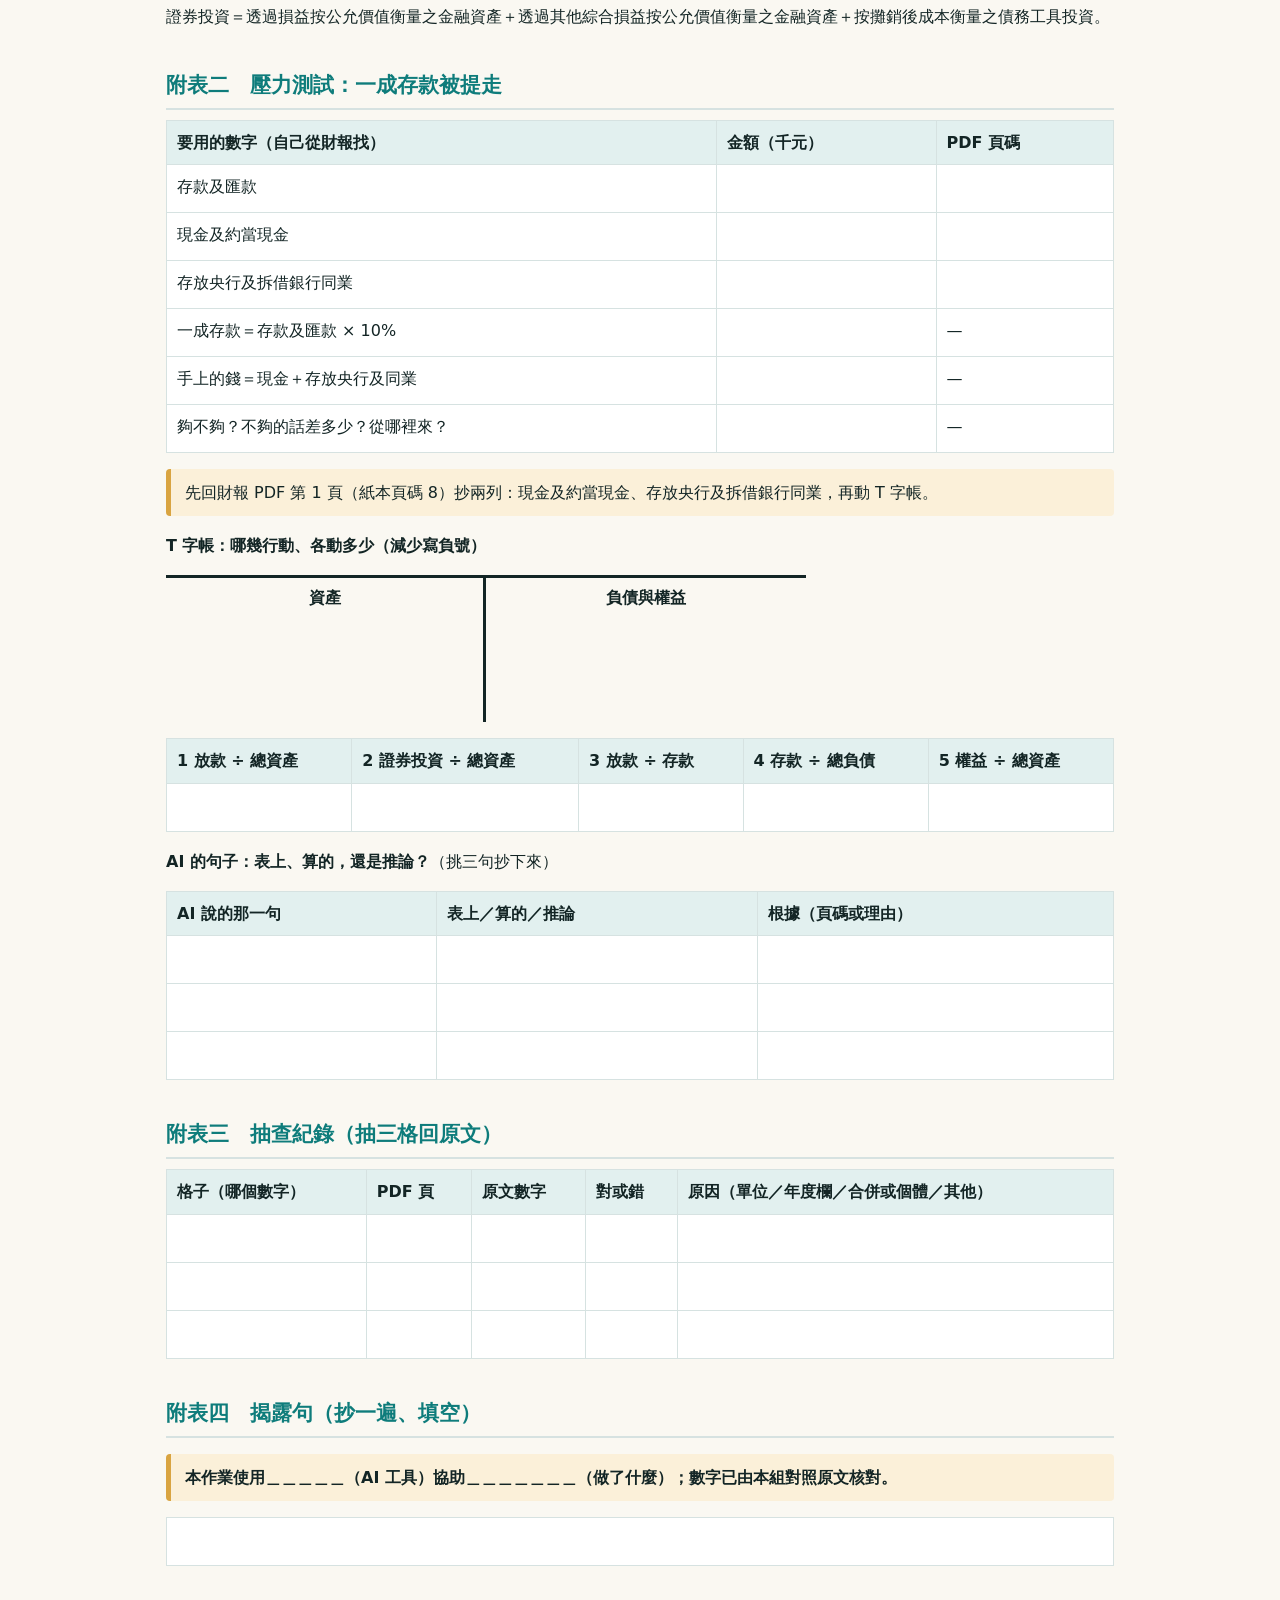
<file: student/學生練習單-銀行體檢.html>
<!doctype html><html lang="zh-Hant-TW"><head><meta charset="utf-8"><meta name="viewport" content="width=device-width, initial-scale=1"><title>銀行體檢學生練習單：彰化銀行</title><style>
:root{--bg:#FAF8F2;--surface:#FFFFFF;--surface-2:#F1F5F4;--ink:#132525;--ink-soft:#3E5656;--line:#D6E2E1;
--teal:#0E7C7B;--teal-tint:#E2F0EF;--gold:#D9A441;--gold-tint:#FBF0D9;--code-bg:#EEF3F2;color-scheme:light;
--zh:"Microsoft JhengHei","Noto Sans TC","PingFang TC",system-ui,sans-serif;--mono:Consolas,"Cascadia Mono",Menlo,monospace}
@media (prefers-color-scheme: dark){:root:not([data-theme="light"]){--bg:#0B1A1A;--surface:#112424;--surface-2:#173030;--ink:#E6F2F2;--ink-soft:#BBD0CF;--line:#26403F;--teal:#5CC8C6;--teal-tint:#123A39;--gold:#E8B85A;--gold-tint:#3A2F18;--code-bg:#0D1F1F;color-scheme:dark}}
:root[data-theme="dark"]{--bg:#0B1A1A;--surface:#112424;--surface-2:#173030;--ink:#E6F2F2;--ink-soft:#BBD0CF;--line:#26403F;--teal:#5CC8C6;--teal-tint:#123A39;--gold:#E8B85A;--gold-tint:#3A2F18;--code-bg:#0D1F1F;color-scheme:dark}
*{box-sizing:border-box}html{-webkit-text-size-adjust:100%}
body{margin:0;background:var(--bg);color:var(--ink);font:16px/1.7 var(--zh)}
main{max-width:980px;margin:0 auto;padding:24px 16px 64px}
h1.title{font-size:1.7rem;line-height:1.3;margin:.2em 0;color:var(--teal)}
.sub{color:var(--ink-soft);margin:0 0 1.2em}
h2{font-size:1.3rem;margin:1.8em 0 .5em;color:var(--teal);border-bottom:2px solid var(--line);padding-bottom:.2em}
h3{font-size:1.08rem;margin:1.2em 0 .4em}
.tw{overflow-x:auto;margin:.6em 0 1em}
table{border-collapse:collapse;width:100%;background:var(--surface)}
th,td{border:1px solid var(--line);padding:8px 10px;vertical-align:top;text-align:left}
th{background:var(--teal-tint)}
td.blank{height:3em}
.note{background:var(--gold-tint);border-left:5px solid var(--gold);padding:10px 14px;margin:1em 0;border-radius:4px}
.prompt{position:relative;background:var(--code-bg);border-left:5px solid var(--teal);border-radius:4px;margin:.4em 0 1.2em}
.prompt pre{margin:0;padding:14px 16px;white-space:pre-wrap;word-break:break-word;font:15px/1.7 var(--zh)}
.prompt.en pre{font-family:var(--mono)}
.plabel{font-weight:700;color:var(--teal);margin-top:1em}
.copy{position:absolute;top:6px;right:6px;font:13px var(--zh);padding:4px 10px;border:1px solid var(--teal);background:var(--surface);color:var(--teal);border-radius:4px;cursor:pointer}
details.stuck{background:var(--surface);border:1px solid var(--line);border-radius:6px;padding:8px 14px;margin:1em 0}
details.stuck summary{cursor:pointer;font-weight:700}
.tacct{display:grid;grid-template-columns:1fr 1fr;border-top:3px solid var(--ink);max-width:640px;margin:.4em 0 1em}
.tacct div{min-height:9em;padding:6px 10px}.tacct div:first-child{border-right:3px solid var(--ink)}
.tacct b{display:block;text-align:center}
@media print{.copy{display:none}details.stuck{display:block}details.stuck>*{display:block}}
</style></head><body><main>
<h1 class="title">銀行體檢學生練習單：彰化銀行</h1>
<p class="sub">貨幣銀行學 AI 第二輪｜2026-11-16（一）11:35–12:25｜陳文盛（東華大學通識教育中心）</p>
<h2>0　今天要做什麼</h2>
<ol><li>讓你的 AI agent（會自己開檔、做事的 AI 助手）打開課程資料夾，把彰化銀行財報的八個數字做成一張表，每一格都寫出在 PDF 第幾頁、每個比率列出算式。</li><li>五個比率你自己再算一次，挑三格回原文查：單位、年度欄、合併或個體。</li><li>做一次壓力測試：先在紙上用 T 字帳（左邊資產、右邊負債與權益的兩欄記帳格）算，再問 AI，標出它每一句是從報表來的、算出來的，還是它推的。</li></ol>
<h3>要帶什麼</h3>
<ul><li>筆電，裝好一個 AI agent：<b>Antigravity、ChatGPT 桌面版（Codex）或 Claude 桌面版</b>，哪個有就用哪個。</li><li>沒有 agent 的話：手機或筆電能開 ChatGPT／Claude 網頁也行（聊天版，見第 1 步備援）。</li><li>計算機，或試算表範本「體檢表範本.xlsx」（在 e學苑，填數字比率自動算）。</li></ul>
<div class="note"><b>怎麼讀這張表：</b>每一步分四欄——做什麼、打什麼／貼什麼、你應該看到什麼、多久。「多久」寫的是這一步落在 50 分鐘課堂的第幾分鐘；老師沒有量過的就照實寫「沒量過」。卡住了先看第 3 節。</div>
<h2>1　步驟 1–7</h2>
<div class="tw"><table><tr><th>步驟</th><th>做什麼</th><th>打什麼／貼什麼</th><th>你應該看到</th><th>多久</th></tr><tr><td><b>1 下載課程資料夾</b></td><td>打開課程網站 https://cwstedctw.github.io/money-banking-ai-checkup/ ，按「下載課程資料夾（ZIP）」（直接下載：https://github.com/cwstedctw/money-banking-ai-checkup/archive/refs/heads/main.zip ），下載後解壓縮。</td><td>不用打。</td><td>解開後的 kit/zh/ 裡有 AGENTS.md、任務.md、README.md 和 data/ 資料夾。</td><td>第 13 分鐘開始；最好上課前先下載。</td></tr><tr><td><b>2 用 agent 打開 kit/zh</b></td><td>Antigravity：File → Create Project → Add Folder → 選 kit/zh。ChatGPT 桌面版（Codex）：檔案 → 新增專案 → 新增 kit/zh → 信任資料夾。Claude 桌面版：Code 分頁 → 開啟資料夾 kit/zh。打開後貼右邊那一句。</td><td>請照這個資料夾的 AGENTS.md 做完 任務.md 的任務一</td><td>agent 先去抓財報（或請你把 PDF 放進 data/），然後產出 成品/體檢表.md——每格有 PDF 頁碼、每個比率有算式。</td><td>agent 抓檔、做表的時間沒量過。</td></tr><tr><td><b>備援：聊天版</b></td><td>沒有 agent：從課程網站下載 10 頁的財報（CHB-2025-FY-consolidated-financial-report.pdf），上傳到 ChatGPT 或 Claude 網頁（對話框旁的迴紋針 → 選檔）。年報（123 頁）回家做經營方式時再傳。</td><td>提示語 ③（全文在第 2 節）。</td><td>一張表：八個數字，每一格後面有 PDF 頁碼和科目原文；最後一句說是合併還是個體、哪一年的欄。</td><td>等 AI 做表，沒量過。</td></tr><tr><td><b>3 核對 agent 的表</b></td><td>打開 成品/體檢表.md（聊天版的人：看貼完提示語 ③ 拿到的表）。逐格看有沒有頁碼、比率有沒有算式。</td><td>不用打。</td><td>一張表、每格有頁碼、比率有算式；沒有頁碼的格先標起來。</td><td>做到第 28 分鐘（含第 4 步）。</td></tr><tr><td><b>4 自己算五個比率</b></td><td>把 AI 表上的數字抄進附表一「體檢表」，自己算；或打開「體檢表範本.xlsx」填分子、分母，比率自動算。證券投資＝三行金融資產相加（財報沒有「證券投資」這一列）。</td><td>計算機：分子 ÷ 分母 × 100。</td><td>五個百分比，每個都寫了分子、分母和 PDF 頁碼。跟同學不一樣先別改，第 5 步回原文查。</td><td>做到第 28 分鐘。</td></tr><tr><td><b>5 抽三格回原文</b></td><td>兩人一組。打開 PDF 翻到 AI 說的那一頁，各挑三格核對：單位（千元）、年度欄（114 年，不是 113 年）、合併或個體。</td><td>不用打。</td><td>附表三「抽查紀錄」填好三列；找到錯的舉手。</td><td>第 28–35 分鐘。</td></tr><tr><td><b>6 壓力測試</b></td><td>先在附表二的 T 字帳手算：明天一成存款被提走，先用「現金及約當現金」和「存放央行及拆借銀行同業」付，夠不夠？再接著同一個對話貼提示語 ④（用 agent 的人也可以說「做 任務.md 的任務二」）。</td><td>提示語 ④（全文在第 2 節）。</td><td>AI 列出 T 字帳、手上的錢夠不夠、五個新比率。你在它每一句旁標「表上」「算的」或「推論」，再拿自己算的對。</td><td>第 35–44 分鐘；紙上先算 3 分鐘。</td></tr><tr><td><b>7 揭露句</b></td><td>把揭露句抄在附表四，填上你用了哪個 AI、它幫你做了什麼。</td><td>不用打。</td><td>一句完整的揭露句；回家作業也要附。</td><td>第 44–50 分鐘。</td></tr></table></div>
<h2>2　要貼的提示語（一字不漏，整段複製）</h2>
<p>用 agent 的人：任務.md 的任務一、任務二就是這兩段，不必另外貼。用聊天版的人：提示語 ③ 在備援那一步貼；提示語 ④ 要接在同一個對話裡（它會用到上面那張表），第 6 步貼。ChatGPT、Claude 都能貼。</p>
<div class="plabel">提示語 ③（銀行體檢）</div><div class="prompt"><button type="button" class="copy" data-done="已複製">複製</button><pre>請只根據我上傳的彰化銀行財報回答，不要用其他資料。
請做一張表，列出 114 年 12 月 31 日合併資產負債表的這幾個數字（單位照原文，寫清楚是千元）：
資產總計、貼現及放款－淨額、透過損益按公允價值衡量之金融資產、透過其他綜合損益按公允價值衡量之金融資產、按攤銷後成本衡量之債務工具投資、存款及匯款、負債總計、權益總計。
每一格後面寫出：它在 PDF 第幾頁、科目名稱的原文。
然後把下面五個比率的算式列出來（分子、分母各是哪一格），比率我自己算：
1. 放款 ÷ 總資產
2. 證券投資（上面三行金融資產相加）÷ 總資產
3. 放款 ÷ 存款
4. 存款 ÷ 總負債
5. 權益 ÷ 總資產
最後用一句話說明：你用的是合併報表還是個體報表、哪一欄的年度。
找不到的數字寫「找不到」，不要用其他來源補。</pre></div>
<div class="plabel">提示語 ④（壓力測試）</div><div class="prompt"><button type="button" class="copy" data-done="已複製">複製</button><pre>接著上面那張表。假設明天有一成的存款被提走，銀行先用「現金及約當現金」和「存放央行及拆借銀行同業」來付（這兩列的數字請從同一份財報找出來，並標 PDF 第幾頁）。
1. 資產負債表哪幾行會動？各動多少？用 T 字帳列出來。
2. 手上的錢夠不夠？不夠的部分要從哪裡來？
3. 五個比率各變成多少？
每一句話請標明：這是從報表上來的數字、你算出來的，還是你的推論。</pre></div>
<h2>3　卡住了</h2><details class="stuck"><summary>點開看常見狀況</summary>
<ul><li><b>agent 開不了或一直轉</b>：換聊天版——ChatGPT 或 Claude 網頁上傳 10 頁財報、貼提示語 ③。</li><li><b>agent 說抓不到 PDF</b>：自己從課程網站下載財報，放進 kit/zh/data/，再叫它重做。</li><li><b>數字找不到</b>：先看 AI 說的是第幾頁；再確認你打開的是「財務報告」（10 頁），不是「年報」（123 頁）——年報裡沒有完整的合併資產負債表。合併資產負債表在財務報告 PDF 第 1 頁（頁面上印的頁碼是 8）。</li><li><b>AI 說「找不到」</b>：它可能是對的。例如財報沒有「證券投資」這一列，要三行金融資產自己相加。翻到那一頁自己看。</li><li><b>比率跟同學差很多</b>：最常見的四種錯——三行金融資產只加了一行、抄到 113 年那一欄、把千元當成元、拿到金控的報表。</li><li><b>其他狀況</b>：把完整的畫面或錯誤訊息貼給 AI 問它怎麼辦；帳號、密碼不要貼。</li><li><b>都不行</b>：看老師台上示範，數字用計算機手算。</li></ul>
</details>
<h2>附表一　體檢表（比率自己算）</h2>
<div class="tw"><table><tr><th>比率</th><th>分子（科目＋數字）</th><th>分母（科目＋數字）</th><th>比率（%）</th><th>PDF 頁碼</th><th>我查過 ✓</th></tr><tr><td><b>1　放款 ÷ 總資產</b></td><td class="blank"></td><td class="blank"></td><td class="blank"></td><td class="blank"></td><td class="blank"></td></tr><tr><td><b>2　證券投資 ÷ 總資產</b></td><td class="blank"></td><td class="blank"></td><td class="blank"></td><td class="blank"></td><td class="blank"></td></tr><tr><td><b>3　放款 ÷ 存款</b></td><td class="blank"></td><td class="blank"></td><td class="blank"></td><td class="blank"></td><td class="blank"></td></tr><tr><td><b>4　存款 ÷ 總負債</b></td><td class="blank"></td><td class="blank"></td><td class="blank"></td><td class="blank"></td><td class="blank"></td></tr><tr><td><b>5　權益 ÷ 總資產</b></td><td class="blank"></td><td class="blank"></td><td class="blank"></td><td class="blank"></td><td class="blank"></td></tr></table></div>
<div class="tw"><table><tr><td>單位</td><td class="blank"></td><td>年度欄</td><td class="blank"></td><td>合併／個體</td><td class="blank"></td></tr></table></div>
<p>證券投資＝透過損益按公允價值衡量之金融資產＋透過其他綜合損益按公允價值衡量之金融資產＋按攤銷後成本衡量之債務工具投資。</p>
<h2>附表二　壓力測試：一成存款被提走</h2>
<div class="tw"><table><tr><th>要用的數字（自己從財報找）</th><th>金額（千元）</th><th>PDF 頁碼</th></tr><tr><td>存款及匯款</td><td class="blank"></td><td class="blank"></td></tr><tr><td>現金及約當現金</td><td class="blank"></td><td class="blank"></td></tr><tr><td>存放央行及拆借銀行同業</td><td class="blank"></td><td class="blank"></td></tr><tr><td>一成存款＝存款及匯款 × 10%</td><td class="blank"></td><td>—</td></tr><tr><td>手上的錢＝現金＋存放央行及同業</td><td class="blank"></td><td>—</td></tr><tr><td>夠不夠？不夠的話差多少？從哪裡來？</td><td class="blank"></td><td>—</td></tr></table></div>
<div class="note">先回財報 PDF 第 1 頁（紙本頁碼 8）抄兩列：現金及約當現金、存放央行及拆借銀行同業，再動 T 字帳。</div>
<p><b>T 字帳：哪幾行動、各動多少（減少寫負號）</b></p>
<div class="tacct"><div><b>資產</b></div><div><b>負債與權益</b></div></div>
<div class="tw"><table><tr><th>1 放款 ÷ 總資產</th><th>2 證券投資 ÷ 總資產</th><th>3 放款 ÷ 存款</th><th>4 存款 ÷ 總負債</th><th>5 權益 ÷ 總資產</th></tr><tr><td class="blank"></td><td class="blank"></td><td class="blank"></td><td class="blank"></td><td class="blank"></td></tr></table></div>
<p><b>AI 的句子：表上、算的，還是推論？</b>（挑三句抄下來）</p>
<div class="tw"><table><tr><th>AI 說的那一句</th><th>表上／算的／推論</th><th>根據（頁碼或理由）</th></tr><tr><td class="blank"></td><td class="blank"></td><td class="blank"></td></tr><tr><td class="blank"></td><td class="blank"></td><td class="blank"></td></tr><tr><td class="blank"></td><td class="blank"></td><td class="blank"></td></tr></table></div>
<h2>附表三　抽查紀錄（抽三格回原文）</h2>
<div class="tw"><table><tr><th>格子（哪個數字）</th><th>PDF 頁</th><th>原文數字</th><th>對或錯</th><th>原因（單位／年度欄／合併或個體／其他）</th></tr><tr><td class="blank"></td><td class="blank"></td><td class="blank"></td><td class="blank"></td><td class="blank"></td></tr><tr><td class="blank"></td><td class="blank"></td><td class="blank"></td><td class="blank"></td><td class="blank"></td></tr><tr><td class="blank"></td><td class="blank"></td><td class="blank"></td><td class="blank"></td><td class="blank"></td></tr></table></div>
<h2>附表四　揭露句（抄一遍、填空）</h2>
<div class="note"><b>本作業使用＿＿＿＿＿（AI 工具）協助＿＿＿＿＿＿＿（做了什麼）；數字已由本組對照原文核對。</b></div>
<div class="tw"><table><tr><td class="blank"></td></tr></table></div>
</main><script>
document.querySelectorAll('.copy').forEach(function(btn){btn.addEventListener('click',function(){
var txt=btn.parentNode.querySelector('pre').textContent;var lbl=btn.textContent;
function ok(){btn.textContent=btn.dataset.done;setTimeout(function(){btn.textContent=lbl},1500)}
if(navigator.clipboard&&navigator.clipboard.writeText){navigator.clipboard.writeText(txt).then(ok,function(){fallback()})}else{fallback()}
function fallback(){var ta=document.createElement('textarea');ta.value=txt;document.body.appendChild(ta);ta.select();try{document.execCommand('copy');ok()}catch(e){}document.body.removeChild(ta)}
})});
</script></body></html>
</file>
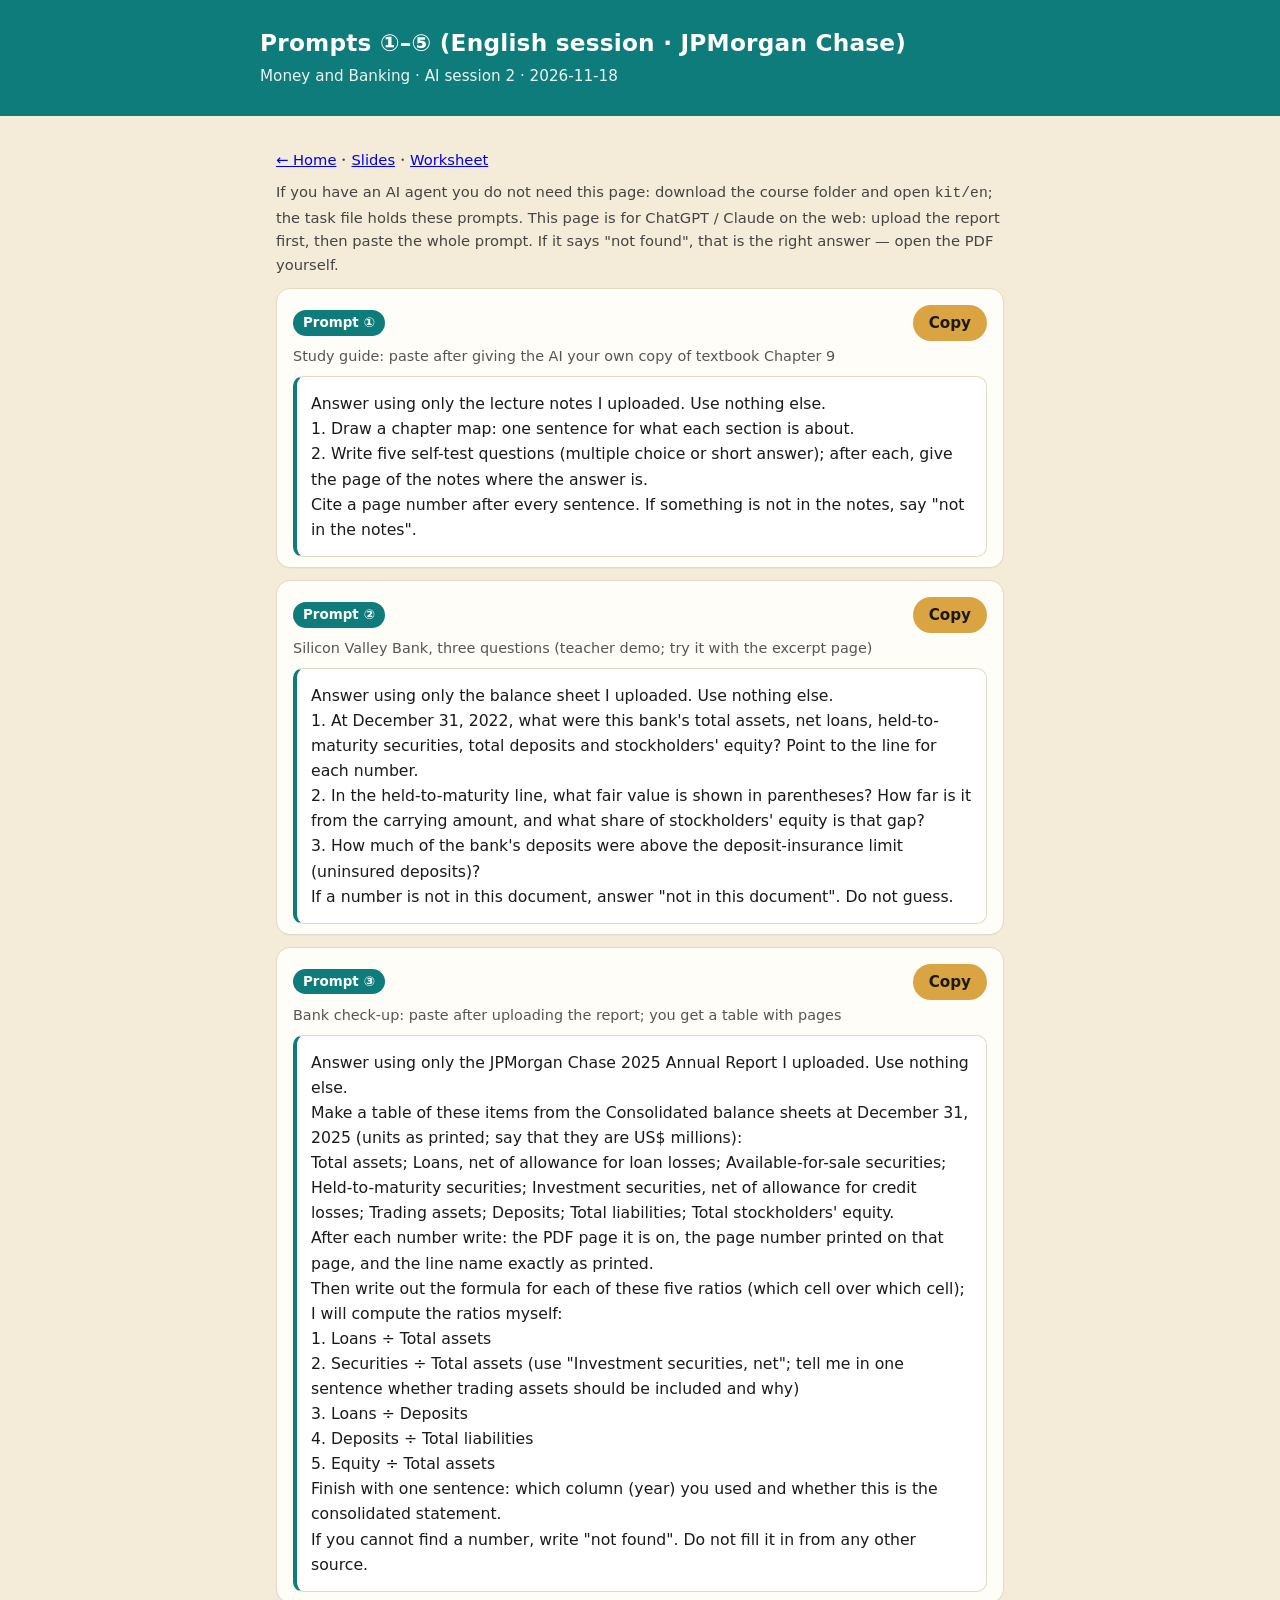
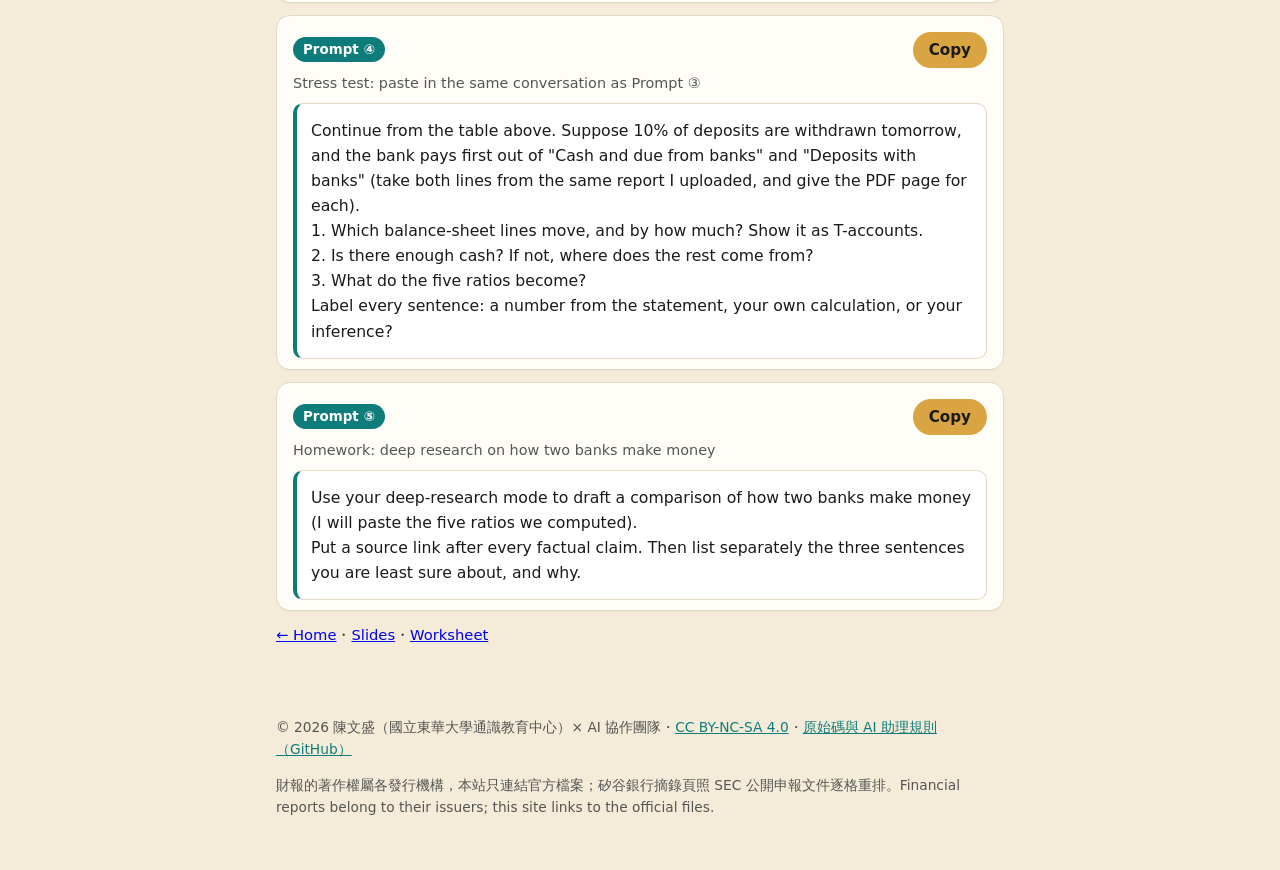
<file: docs/en/prompts.html>
<!doctype html><html lang="en"><head><meta charset="utf-8"><meta name="viewport" content="width=device-width,initial-scale=1"><title>Prompts ①–⑤ (English session · JPMorgan Chase)</title><style>
:root{--teal:#0E7C7B;--gold:#D9A441;--cream:#F4ECD8;--ink:#1A1A1A;--paper:#FFFDF8;--line:#E4D9C3}
*{box-sizing:border-box}html{-webkit-text-size-adjust:100%}
body{margin:0;background:var(--cream);color:var(--ink);font-family:"Noto Sans TC","Microsoft JhengHei","PingFang TC","Segoe UI",system-ui,sans-serif;line-height:1.6}
main{max-width:760px;margin:0 auto;padding:24px 16px 56px}
header.top{background:var(--teal);color:#fff;padding:28px 16px}
header.top .in{max-width:760px;margin:0 auto}
header.top h1{margin:0 0 6px;font-size:1.45rem;line-height:1.3;letter-spacing:.01em}
header.top p{margin:0;opacity:.92;font-size:.95rem}
h2{font-size:1.15rem;margin:28px 0 10px;color:var(--teal)}
.card{background:var(--paper);border:1px solid var(--line);border-radius:14px;padding:16px 16px 10px;margin:12px 0;box-shadow:0 1px 0 rgba(0,0,0,.03)}
.card h3{margin:0 0 4px;font-size:1.08rem}
.card .meta{color:#555;font-size:.92rem;margin:0 0 10px}
.links{display:grid;grid-template-columns:1fr;gap:8px;margin:0;padding:0;list-style:none}
@media(min-width:560px){.links{grid-template-columns:1fr 1fr}}
.links a{display:block;padding:11px 12px;border-radius:10px;border:1px solid var(--line);background:#fff;color:var(--ink);text-decoration:none;font-weight:600;font-size:.98rem}
.links a:hover{border-color:var(--teal)}
.links a small{display:block;font-weight:400;color:#666;font-size:.84rem}
.links a.primary{background:var(--teal);color:#fff;border-color:var(--teal)}
.links a.primary small{color:#e6f2f2}
.note{font-size:.92rem;color:#444;margin:8px 0 0}
ol.steps{padding-left:1.2em}ol.steps li{margin:6px 0}
pre.prompt{white-space:pre-wrap;word-break:break-word;background:#fff;border:1px solid var(--line);border-left:4px solid var(--teal);border-radius:10px;padding:14px 14px;font:inherit;font-size:.98rem;margin:8px 0 0}
.pbar{display:flex;justify-content:space-between;align-items:center;gap:10px;flex-wrap:wrap}
.tag{display:inline-block;background:var(--teal);color:#fff;border-radius:999px;padding:2px 10px;font-size:.84rem;font-weight:700}
button.copy{background:var(--gold);color:#1A1A1A;border:0;border-radius:999px;padding:9px 16px;font-weight:700;font-size:.95rem;cursor:pointer;font-family:inherit}
button.copy:active{transform:translateY(1px)}
button.copy.done{background:var(--teal);color:#fff}
.use{color:#555;font-size:.9rem;margin:4px 0 0}
footer{max-width:760px;margin:0 auto;padding:0 16px 40px;color:#555;font-size:.86rem}
footer a{color:var(--teal)}
.lang{float:right;font-size:.9rem}.lang a{color:#fff;text-decoration:underline}
img.qr{width:160px;height:160px;display:block;margin:8px 0}
</style></head><body><header class="top"><div class="in"><h1>Prompts ①–⑤ (English session · JPMorgan Chase)</h1><p>Money and Banking · AI session 2 · 2026-11-18</p></div></header><main><p class="note"><a href="../index.html">← Home</a>・<a href="deck.html">Slides</a>・<a href="worksheet.html">Worksheet</a></p><p class="note">If you have an AI agent you do not need this page: download the course folder and open <code>kit/en</code>; the task file holds these prompts. This page is for ChatGPT / Claude on the web: upload the report first, then paste the whole prompt. If it says "not found", that is the right answer — open the PDF yourself.</p><div class="card"><div class="pbar"><span class="tag">Prompt ①</span><button class="copy" data-for="p1" data-done="Copied ✓">Copy</button></div><p class="use">Study guide: paste after giving the AI your own copy of textbook Chapter 9</p><pre class="prompt" id="p1">Answer using only the lecture notes I uploaded. Use nothing else.
1. Draw a chapter map: one sentence for what each section is about.
2. Write five self-test questions (multiple choice or short answer); after each, give the page of the notes where the answer is.
Cite a page number after every sentence. If something is not in the notes, say &quot;not in the notes&quot;.</pre></div><div class="card"><div class="pbar"><span class="tag">Prompt ②</span><button class="copy" data-for="p2" data-done="Copied ✓">Copy</button></div><p class="use">Silicon Valley Bank, three questions (teacher demo; try it with the excerpt page)</p><pre class="prompt" id="p2">Answer using only the balance sheet I uploaded. Use nothing else.
1. At December 31, 2022, what were this bank&#x27;s total assets, net loans, held-to-maturity securities, total deposits and stockholders&#x27; equity? Point to the line for each number.
2. In the held-to-maturity line, what fair value is shown in parentheses? How far is it from the carrying amount, and what share of stockholders&#x27; equity is that gap?
3. How much of the bank&#x27;s deposits were above the deposit-insurance limit (uninsured deposits)?
If a number is not in this document, answer &quot;not in this document&quot;. Do not guess.</pre></div><div class="card"><div class="pbar"><span class="tag">Prompt ③</span><button class="copy" data-for="p3" data-done="Copied ✓">Copy</button></div><p class="use">Bank check-up: paste after uploading the report; you get a table with pages</p><pre class="prompt" id="p3">Answer using only the JPMorgan Chase 2025 Annual Report I uploaded. Use nothing else.
Make a table of these items from the Consolidated balance sheets at December 31, 2025 (units as printed; say that they are US$ millions):
Total assets; Loans, net of allowance for loan losses; Available-for-sale securities; Held-to-maturity securities; Investment securities, net of allowance for credit losses; Trading assets; Deposits; Total liabilities; Total stockholders&#x27; equity.
After each number write: the PDF page it is on, the page number printed on that page, and the line name exactly as printed.
Then write out the formula for each of these five ratios (which cell over which cell); I will compute the ratios myself:
1. Loans ÷ Total assets
2. Securities ÷ Total assets (use &quot;Investment securities, net&quot;; tell me in one sentence whether trading assets should be included and why)
3. Loans ÷ Deposits
4. Deposits ÷ Total liabilities
5. Equity ÷ Total assets
Finish with one sentence: which column (year) you used and whether this is the consolidated statement.
If you cannot find a number, write &quot;not found&quot;. Do not fill it in from any other source.</pre></div><div class="card"><div class="pbar"><span class="tag">Prompt ④</span><button class="copy" data-for="p4" data-done="Copied ✓">Copy</button></div><p class="use">Stress test: paste in the same conversation as Prompt ③</p><pre class="prompt" id="p4">Continue from the table above. Suppose 10% of deposits are withdrawn tomorrow, and the bank pays first out of &quot;Cash and due from banks&quot; and &quot;Deposits with banks&quot; (take both lines from the same report I uploaded, and give the PDF page for each).
1. Which balance-sheet lines move, and by how much? Show it as T-accounts.
2. Is there enough cash? If not, where does the rest come from?
3. What do the five ratios become?
Label every sentence: a number from the statement, your own calculation, or your inference?</pre></div><div class="card"><div class="pbar"><span class="tag">Prompt ⑤</span><button class="copy" data-for="p5" data-done="Copied ✓">Copy</button></div><p class="use">Homework: deep research on how two banks make money</p><pre class="prompt" id="p5">Use your deep-research mode to draft a comparison of how two banks make money (I will paste the five ratios we computed).
Put a source link after every factual claim. Then list separately the three sentences you are least sure about, and why.</pre></div><p class="note"><a href="../index.html">← Home</a>・<a href="deck.html">Slides</a>・<a href="worksheet.html">Worksheet</a></p></main><footer><p>© 2026 陳文盛（國立東華大學通識教育中心）× AI 協作團隊・<a href="https://creativecommons.org/licenses/by-nc-sa/4.0/deed.zh-hant">CC BY-NC-SA 4.0</a>・<a href="https://github.com/cwstedctw/money-banking-ai-checkup">原始碼與 AI 助理規則（GitHub）</a></p><p>財報的著作權屬各發行機構，本站只連結官方檔案；矽谷銀行摘錄頁照 SEC 公開申報文件逐格重排。Financial reports belong to their issuers; this site links to the official files.</p></footer><script>
(function(){
  function fb(t){var ta=document.createElement('textarea');ta.value=t;ta.setAttribute('readonly','');ta.style.position='fixed';ta.style.top='-1000px';document.body.appendChild(ta);ta.select();var ok=false;try{ok=document.execCommand('copy')}catch(e){}document.body.removeChild(ta);return ok}
  document.querySelectorAll('button.copy').forEach(function(b){
    b.addEventListener('click',function(){
      var t=document.getElementById(b.getAttribute('data-for')).textContent;var done=function(){var o=b.textContent;b.textContent=b.getAttribute('data-done');b.classList.add('done');setTimeout(function(){b.textContent=o;b.classList.remove('done')},1600)};
      if(navigator.clipboard&&window.isSecureContext){navigator.clipboard.writeText(t).then(done,function(){if(fb(t))done()})}else if(fb(t)){done()}
    });
  });
})();
</script></body></html>
</file>
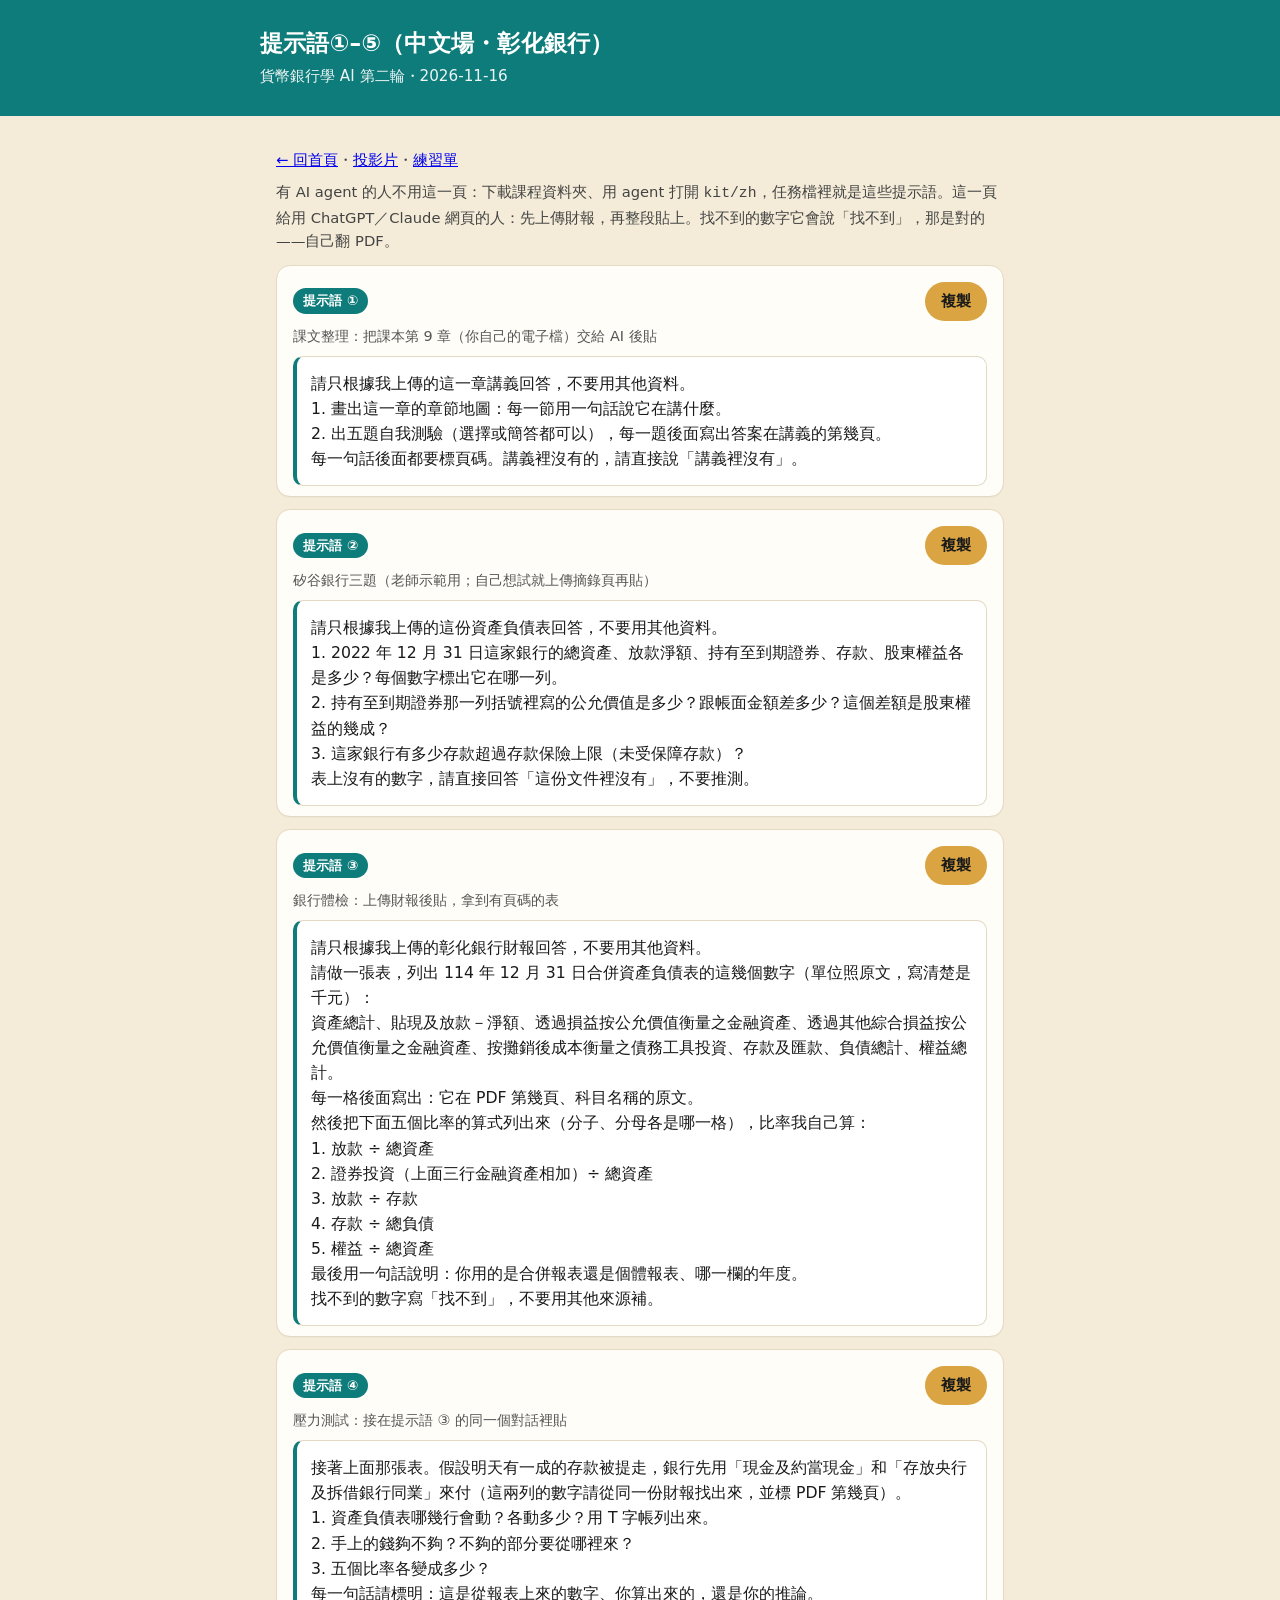
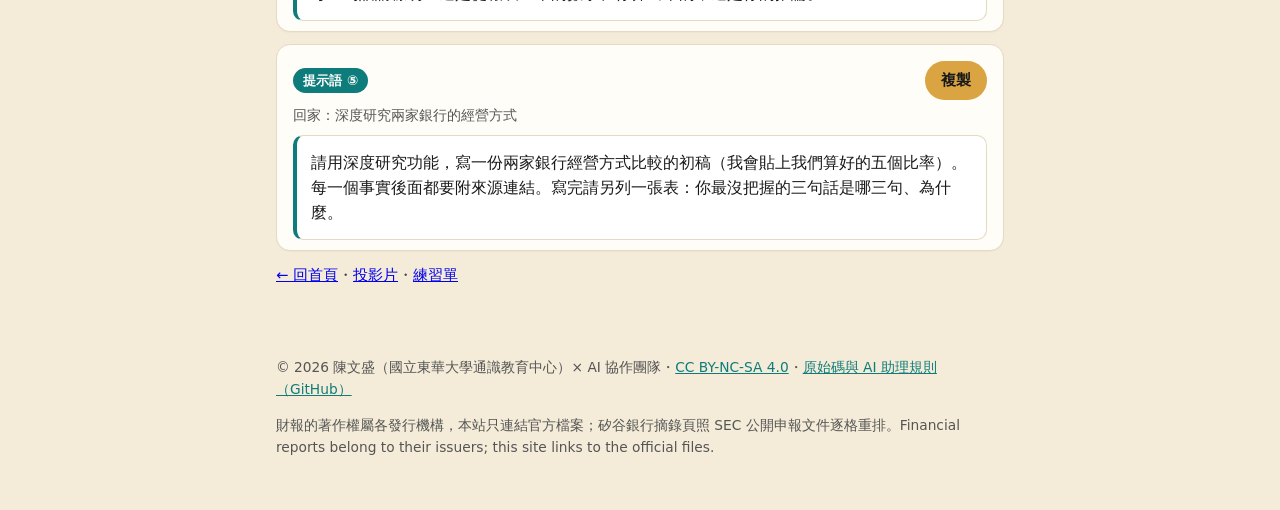
<file: docs/zh/prompts.html>
<!doctype html><html lang="zh-Hant"><head><meta charset="utf-8"><meta name="viewport" content="width=device-width,initial-scale=1"><title>提示語①–⑤（中文場・彰化銀行）</title><style>
:root{--teal:#0E7C7B;--gold:#D9A441;--cream:#F4ECD8;--ink:#1A1A1A;--paper:#FFFDF8;--line:#E4D9C3}
*{box-sizing:border-box}html{-webkit-text-size-adjust:100%}
body{margin:0;background:var(--cream);color:var(--ink);font-family:"Noto Sans TC","Microsoft JhengHei","PingFang TC","Segoe UI",system-ui,sans-serif;line-height:1.6}
main{max-width:760px;margin:0 auto;padding:24px 16px 56px}
header.top{background:var(--teal);color:#fff;padding:28px 16px}
header.top .in{max-width:760px;margin:0 auto}
header.top h1{margin:0 0 6px;font-size:1.45rem;line-height:1.3;letter-spacing:.01em}
header.top p{margin:0;opacity:.92;font-size:.95rem}
h2{font-size:1.15rem;margin:28px 0 10px;color:var(--teal)}
.card{background:var(--paper);border:1px solid var(--line);border-radius:14px;padding:16px 16px 10px;margin:12px 0;box-shadow:0 1px 0 rgba(0,0,0,.03)}
.card h3{margin:0 0 4px;font-size:1.08rem}
.card .meta{color:#555;font-size:.92rem;margin:0 0 10px}
.links{display:grid;grid-template-columns:1fr;gap:8px;margin:0;padding:0;list-style:none}
@media(min-width:560px){.links{grid-template-columns:1fr 1fr}}
.links a{display:block;padding:11px 12px;border-radius:10px;border:1px solid var(--line);background:#fff;color:var(--ink);text-decoration:none;font-weight:600;font-size:.98rem}
.links a:hover{border-color:var(--teal)}
.links a small{display:block;font-weight:400;color:#666;font-size:.84rem}
.links a.primary{background:var(--teal);color:#fff;border-color:var(--teal)}
.links a.primary small{color:#e6f2f2}
.note{font-size:.92rem;color:#444;margin:8px 0 0}
ol.steps{padding-left:1.2em}ol.steps li{margin:6px 0}
pre.prompt{white-space:pre-wrap;word-break:break-word;background:#fff;border:1px solid var(--line);border-left:4px solid var(--teal);border-radius:10px;padding:14px 14px;font:inherit;font-size:.98rem;margin:8px 0 0}
.pbar{display:flex;justify-content:space-between;align-items:center;gap:10px;flex-wrap:wrap}
.tag{display:inline-block;background:var(--teal);color:#fff;border-radius:999px;padding:2px 10px;font-size:.84rem;font-weight:700}
button.copy{background:var(--gold);color:#1A1A1A;border:0;border-radius:999px;padding:9px 16px;font-weight:700;font-size:.95rem;cursor:pointer;font-family:inherit}
button.copy:active{transform:translateY(1px)}
button.copy.done{background:var(--teal);color:#fff}
.use{color:#555;font-size:.9rem;margin:4px 0 0}
footer{max-width:760px;margin:0 auto;padding:0 16px 40px;color:#555;font-size:.86rem}
footer a{color:var(--teal)}
.lang{float:right;font-size:.9rem}.lang a{color:#fff;text-decoration:underline}
img.qr{width:160px;height:160px;display:block;margin:8px 0}
</style></head><body><header class="top"><div class="in"><h1>提示語①–⑤（中文場・彰化銀行）</h1><p>貨幣銀行學 AI 第二輪・2026-11-16</p></div></header><main><p class="note"><a href="../index.html">← 回首頁</a>・<a href="deck.html">投影片</a>・<a href="worksheet.html">練習單</a></p><p class="note">有 AI agent 的人不用這一頁：下載課程資料夾、用 agent 打開 <code>kit/zh</code>，任務檔裡就是這些提示語。這一頁給用 ChatGPT／Claude 網頁的人：先上傳財報，再整段貼上。找不到的數字它會說「找不到」，那是對的——自己翻 PDF。</p><div class="card"><div class="pbar"><span class="tag">提示語 ①</span><button class="copy" data-for="p1" data-done="已複製 ✓">複製</button></div><p class="use">課文整理：把課本第 9 章（你自己的電子檔）交給 AI 後貼</p><pre class="prompt" id="p1">請只根據我上傳的這一章講義回答，不要用其他資料。
1. 畫出這一章的章節地圖：每一節用一句話說它在講什麼。
2. 出五題自我測驗（選擇或簡答都可以），每一題後面寫出答案在講義的第幾頁。
每一句話後面都要標頁碼。講義裡沒有的，請直接說「講義裡沒有」。</pre></div><div class="card"><div class="pbar"><span class="tag">提示語 ②</span><button class="copy" data-for="p2" data-done="已複製 ✓">複製</button></div><p class="use">矽谷銀行三題（老師示範用；自己想試就上傳摘錄頁再貼）</p><pre class="prompt" id="p2">請只根據我上傳的這份資產負債表回答，不要用其他資料。
1. 2022 年 12 月 31 日這家銀行的總資產、放款淨額、持有至到期證券、存款、股東權益各是多少？每個數字標出它在哪一列。
2. 持有至到期證券那一列括號裡寫的公允價值是多少？跟帳面金額差多少？這個差額是股東權益的幾成？
3. 這家銀行有多少存款超過存款保險上限（未受保障存款）？
表上沒有的數字，請直接回答「這份文件裡沒有」，不要推測。</pre></div><div class="card"><div class="pbar"><span class="tag">提示語 ③</span><button class="copy" data-for="p3" data-done="已複製 ✓">複製</button></div><p class="use">銀行體檢：上傳財報後貼，拿到有頁碼的表</p><pre class="prompt" id="p3">請只根據我上傳的彰化銀行財報回答，不要用其他資料。
請做一張表，列出 114 年 12 月 31 日合併資產負債表的這幾個數字（單位照原文，寫清楚是千元）：
資產總計、貼現及放款－淨額、透過損益按公允價值衡量之金融資產、透過其他綜合損益按公允價值衡量之金融資產、按攤銷後成本衡量之債務工具投資、存款及匯款、負債總計、權益總計。
每一格後面寫出：它在 PDF 第幾頁、科目名稱的原文。
然後把下面五個比率的算式列出來（分子、分母各是哪一格），比率我自己算：
1. 放款 ÷ 總資產
2. 證券投資（上面三行金融資產相加）÷ 總資產
3. 放款 ÷ 存款
4. 存款 ÷ 總負債
5. 權益 ÷ 總資產
最後用一句話說明：你用的是合併報表還是個體報表、哪一欄的年度。
找不到的數字寫「找不到」，不要用其他來源補。</pre></div><div class="card"><div class="pbar"><span class="tag">提示語 ④</span><button class="copy" data-for="p4" data-done="已複製 ✓">複製</button></div><p class="use">壓力測試：接在提示語 ③ 的同一個對話裡貼</p><pre class="prompt" id="p4">接著上面那張表。假設明天有一成的存款被提走，銀行先用「現金及約當現金」和「存放央行及拆借銀行同業」來付（這兩列的數字請從同一份財報找出來，並標 PDF 第幾頁）。
1. 資產負債表哪幾行會動？各動多少？用 T 字帳列出來。
2. 手上的錢夠不夠？不夠的部分要從哪裡來？
3. 五個比率各變成多少？
每一句話請標明：這是從報表上來的數字、你算出來的，還是你的推論。</pre></div><div class="card"><div class="pbar"><span class="tag">提示語 ⑤</span><button class="copy" data-for="p5" data-done="已複製 ✓">複製</button></div><p class="use">回家：深度研究兩家銀行的經營方式</p><pre class="prompt" id="p5">請用深度研究功能，寫一份兩家銀行經營方式比較的初稿（我會貼上我們算好的五個比率）。
每一個事實後面都要附來源連結。寫完請另列一張表：你最沒把握的三句話是哪三句、為什麼。</pre></div><p class="note"><a href="../index.html">← 回首頁</a>・<a href="deck.html">投影片</a>・<a href="worksheet.html">練習單</a></p></main><footer><p>© 2026 陳文盛（國立東華大學通識教育中心）× AI 協作團隊・<a href="https://creativecommons.org/licenses/by-nc-sa/4.0/deed.zh-hant">CC BY-NC-SA 4.0</a>・<a href="https://github.com/cwstedctw/money-banking-ai-checkup">原始碼與 AI 助理規則（GitHub）</a></p><p>財報的著作權屬各發行機構，本站只連結官方檔案；矽谷銀行摘錄頁照 SEC 公開申報文件逐格重排。Financial reports belong to their issuers; this site links to the official files.</p></footer><script>
(function(){
  function fb(t){var ta=document.createElement('textarea');ta.value=t;ta.setAttribute('readonly','');ta.style.position='fixed';ta.style.top='-1000px';document.body.appendChild(ta);ta.select();var ok=false;try{ok=document.execCommand('copy')}catch(e){}document.body.removeChild(ta);return ok}
  document.querySelectorAll('button.copy').forEach(function(b){
    b.addEventListener('click',function(){
      var t=document.getElementById(b.getAttribute('data-for')).textContent;var done=function(){var o=b.textContent;b.textContent=b.getAttribute('data-done');b.classList.add('done');setTimeout(function(){b.textContent=o;b.classList.remove('done')},1600)};
      if(navigator.clipboard&&window.isSecureContext){navigator.clipboard.writeText(t).then(done,function(){if(fb(t))done()})}else if(fb(t)){done()}
    });
  });
})();
</script></body></html>
</file>
